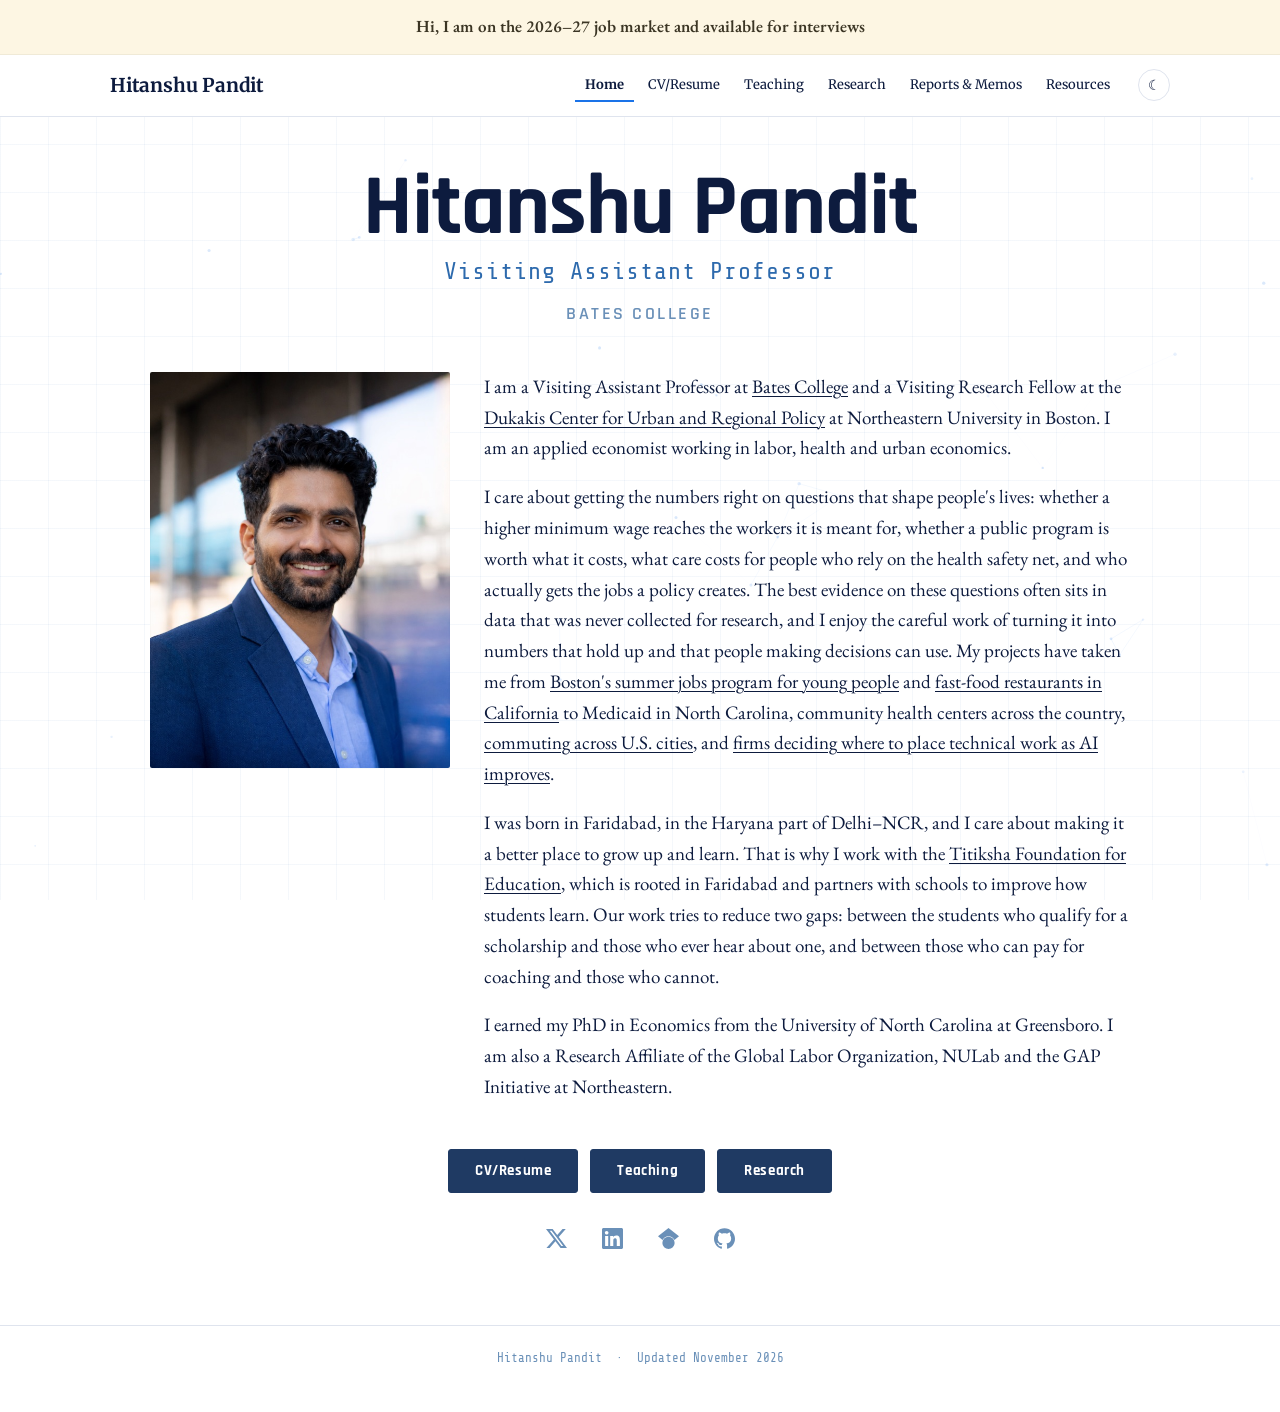
<file: index.html>
<!DOCTYPE html>
<html lang="en">
<head>
<meta charset="UTF-8"/>
<meta name="viewport" content="width=device-width, initial-scale=1.0"/>
<title>Hitanshu Pandit</title>
<meta name="description" content="Hitanshu Pandit is a labor economist at Bates College and Northeastern University working on wage policy, urban mobility and health economics."/>
<link rel="preconnect" href="https://fonts.googleapis.com"/>
<link rel="preconnect" href="https://fonts.gstatic.com" crossorigin/>
<link href="https://fonts.googleapis.com/css2?family=Rajdhani:wght@300;400;600;700&family=Share+Tech+Mono&family=Merriweather:wght@400;700;900&family=EB+Garamond:wght@400;500;600;700&display=swap" rel="stylesheet"/>
<link rel="stylesheet" href="assets/style.css"/>
<script src="assets/main.js"></script>
</head>
<body>

<canvas id="hero-canvas" aria-hidden="true"></canvas>
<div class="hero-grid" aria-hidden="true"></div>

<div class="strip">Hi, I am on the 2026&ndash;27 job market and available for interviews</div>

<header class="topbar">
  <div class="topbar-inner">
    <a class="brand" href="index.html">Hitanshu Pandit</a>
    <nav class="nav">
      <a href="index.html" aria-current="page">Home</a>
      <a href="cv.html">CV/Resume</a>
      <a href="teaching.html">Teaching</a>
      <a href="research.html">Research</a>
      <a href="reports.html">Reports &amp; Memos</a>
      <a href="resources.html">Resources</a>
    </nav>
    <button class="theme-toggle" type="button" aria-label="Switch theme">☾</button>
  </div>
</header>

<section class="hero">
  <h1>Hitanshu Pandit</h1>
  <p class="role">Visiting Assistant Professor</p>
  <p class="org">Bates College</p>
</section>

<main>
  <div class="wrap wide">
    <div class="intro">
      <div class="intro-photo">
        <img class="portrait" src="assets/img/headshot.jpg" alt="Hitanshu Pandit"/>
      </div>
      <div class="intro-text">

    <p>
      I am a Visiting Assistant Professor at <a href="https://www.bates.edu/economics/faculty/">Bates College</a>
      and a Visiting Research Fellow at the
      <a href="https://c2c.provost.northeastern.edu/about/">Dukakis Center for Urban and Regional Policy</a>
      at Northeastern University in Boston. I am an applied economist working in labor, health and
      urban economics.
    </p>

    <p>
      I care about getting the numbers right on questions that shape people's lives: whether a higher
      minimum wage reaches the workers it is meant for, whether a public program is worth what it costs,
      what care costs for people who rely on the health safety net, and who actually gets the jobs a
      policy creates. The best evidence on these questions often sits in data that was never collected
      for research, and I enjoy the careful work of turning it into numbers that hold up and that people
      making decisions can use. My projects have taken me from
      <a href="https://www.econstor.eu/bitstream/10419/314634/1/dp17737.pdf">Boston's summer jobs program for young people</a>
      and <a href="https://www.tandfonline.com/doi/full/10.1080/13504851.2026.2641130">fast-food restaurants in California</a>
      to Medicaid in North Carolina, community health centers across the country,
      <a href="https://www.tandfonline.com/doi/full/10.1080/13504851.2026.2702110">commuting across U.S. cities</a>,
      and <a href="https://hitanshupandit.github.io/hitanshupandit.com/JMP_hpandit2026.pdf">firms deciding where to place technical work as AI improves</a>.
    </p>

    <p>
      I was born in Faridabad, in the Haryana part of Delhi&ndash;NCR, and I care about making it a better
      place to grow up and learn. That is why I work with the
      <a href="https://thetitikshafoundation.org/">Titiksha Foundation for Education</a>, which is rooted in
      Faridabad and partners with schools to improve how students learn. Our work tries to reduce two
      gaps: between the students who qualify for a scholarship and those who ever hear about one, and
      between those who can pay for coaching and those who cannot.
    </p>

    <p>
      I earned my PhD in Economics from the University of North Carolina at Greensboro. I am also a
      Research Affiliate of the Global Labor Organization, NULab and the GAP Initiative at Northeastern.
    </p>
      </div>
    </div>


    <div class="buttons">
      <a class="btn" href="cv.html">CV/Resume</a>
      <a class="btn" href="teaching.html">Teaching</a>
      <a class="btn" href="research.html">Research</a>
    </div>

    <div class="socials">
      <a href="https://x.com/hitanshupandit" aria-label="X" title="X" rel="me noopener" target="_blank"><svg viewBox="0 0 24 24" aria-hidden="true"><path d="M18.901 1.153h3.68l-8.04 9.19L24 22.846h-7.406l-5.8-7.584-6.638 7.584H.474l8.6-9.83L0 1.154h7.594l5.243 6.932ZM17.61 20.644h2.039L6.486 3.24H4.298Z"/></svg></a>
      <a href="https://www.linkedin.com/in/hitanshu-pandit-ph-d-06749999/" aria-label="LinkedIn" title="LinkedIn" rel="me noopener" target="_blank"><svg viewBox="0 0 24 24" aria-hidden="true"><path d="M20.447 20.452h-3.554v-5.569c0-1.328-.027-3.037-1.852-3.037-1.853 0-2.136 1.445-2.136 2.939v5.667H9.351V9h3.414v1.561h.046c.477-.9 1.637-1.85 3.37-1.85 3.601 0 4.267 2.37 4.267 5.455v6.286zM5.337 7.433c-1.144 0-2.063-.926-2.063-2.065 0-1.138.92-2.063 2.063-2.063 1.14 0 2.064.925 2.064 2.063 0 1.139-.925 2.065-2.064 2.065zm1.782 13.019H3.555V9h3.564v11.452zM22.225 0H1.771C.792 0 0 .774 0 1.729v20.542C0 23.227.792 24 1.771 24h20.451C23.2 24 24 23.227 24 22.271V1.729C24 .774 23.2 0 22.222 0h.003z"/></svg></a>
      <a href="https://scholar.google.com/citations?user=Ego_ZykAAAAJ" aria-label="Google Scholar" title="Google Scholar" rel="me noopener" target="_blank"><svg viewBox="0 0 24 24" aria-hidden="true"><path d="M5.242 13.769L0 9.5 12 0l12 9.5-5.242 4.269C17.548 11.249 14.978 9.5 12 9.5c-2.977 0-5.548 1.748-6.758 4.269zM12 10a7 7 0 1 0 0 14 7 7 0 0 0 0-14z"/></svg></a>
      <a href="https://github.com/hitanshupandit" aria-label="GitHub" title="GitHub" rel="me noopener" target="_blank"><svg viewBox="0 0 24 24" aria-hidden="true"><path d="M12 .297c-6.63 0-12 5.373-12 12 0 5.303 3.438 9.8 8.205 11.385.6.113.82-.258.82-.577 0-.285-.01-1.04-.015-2.04-3.338.724-4.042-1.61-4.042-1.61C4.422 18.07 3.633 17.7 3.633 17.7c-1.087-.744.084-.729.084-.729 1.205.084 1.838 1.236 1.838 1.236 1.07 1.835 2.809 1.305 3.495.998.108-.776.417-1.305.76-1.605-2.665-.3-5.466-1.332-5.466-5.93 0-1.31.465-2.38 1.235-3.22-.135-.303-.54-1.523.105-3.176 0 0 1.005-.322 3.3 1.23.96-.267 1.98-.399 3-.405 1.02.006 2.04.138 3 .405 2.28-1.552 3.285-1.23 3.285-1.23.645 1.653.24 2.873.12 3.176.765.84 1.23 1.91 1.23 3.22 0 4.61-2.805 5.625-5.475 5.92.42.36.81 1.096.81 2.22 0 1.606-.015 2.896-.015 3.286 0 .315.21.69.825.57C20.565 22.092 24 17.592 24 12.297c0-6.627-5.373-12-12-12"/></svg></a>
    </div>

  </div>
</main>

<footer>
  <div class="wrap">
    Hitanshu Pandit &nbsp;·&nbsp; Updated November 2026
  </div>
</footer>

</body>
</html>
</file>
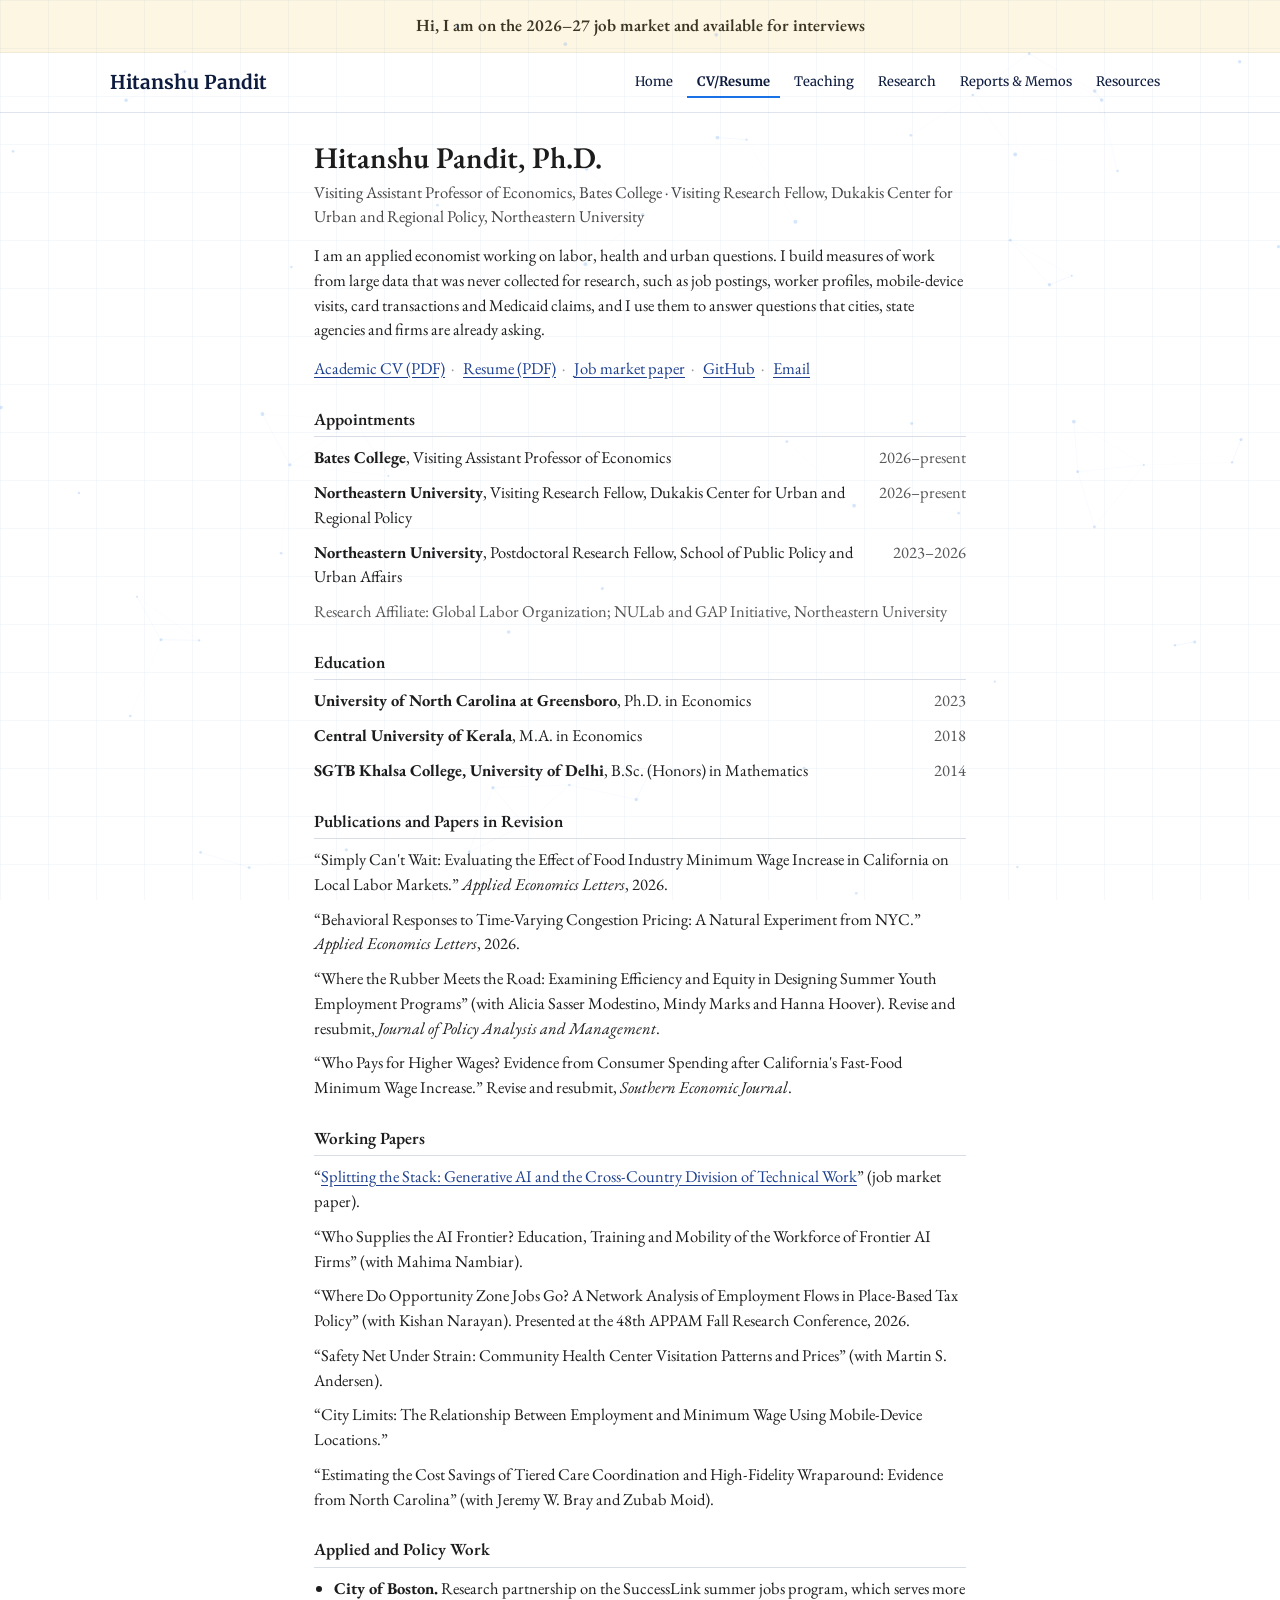
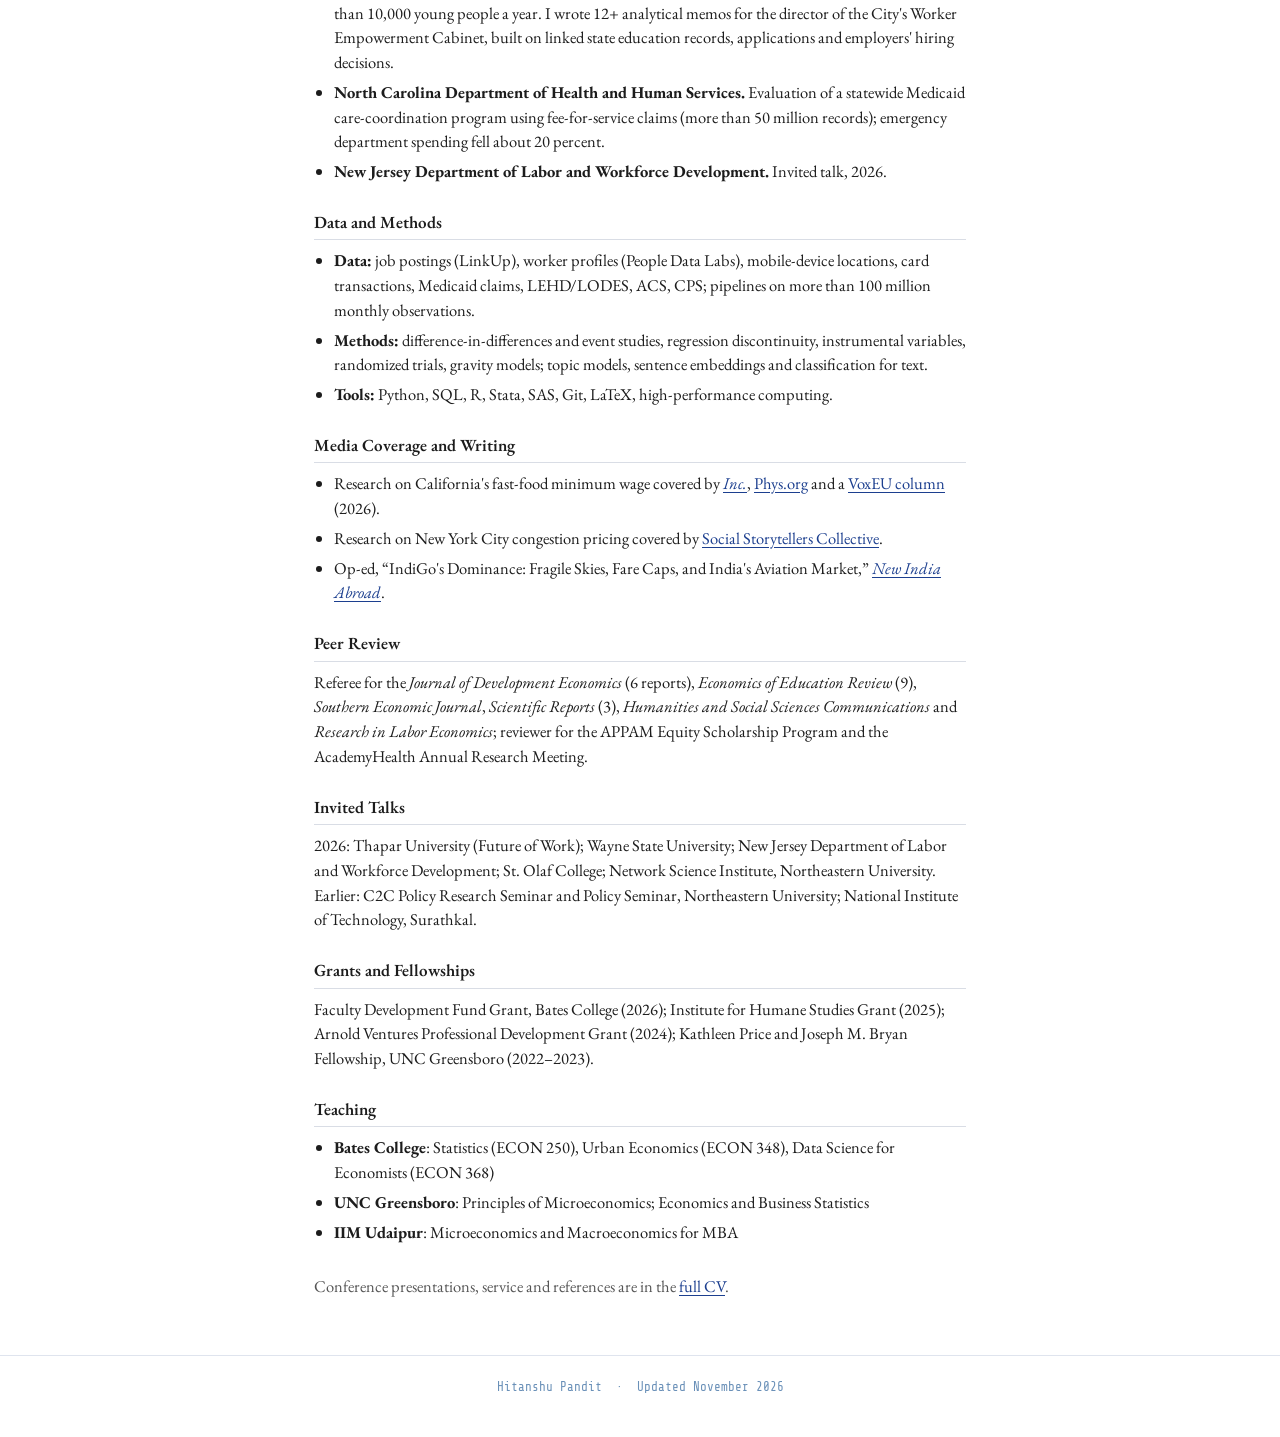
<file: cv.html>
<!DOCTYPE html>
<html lang="en">
<head>
<meta charset="UTF-8"/> 
<meta name="viewport" content="width=device-width, initial-scale=1.0"/>
<title>Hitanshu Pandit, CV</title>
<link href="https://fonts.googleapis.com/css2?family=EB+Garamond:ital,wght@0,400;0,600;1,400&display=swap" rel="stylesheet"/>
<style>
  *, *::before, *::after { box-sizing: border-box; margin: 0; padding: 0; }
  html, body { background: #ffffff; }
  body { font-family: 'EB Garamond', Georgia, serif; color: #1c1c1c; font-size: 19px; line-height: 1.55; }
  a { color: #1c3f8f; text-underline-offset: 3px; }
  #bg { position: fixed; inset: 0; width: 100%; height: 100%; z-index: 0; pointer-events: none; }
  .grid { position: fixed; inset: 0; z-index: 0; pointer-events: none;
    background-image: linear-gradient(rgba(17,82,166,.04) 1px, transparent 1px),
                      linear-gradient(90deg, rgba(17,82,166,.04) 1px, transparent 1px);
    background-size: 48px 48px; }
  .page { position: relative; z-index: 1; width: 680px; margin: 0; padding: 36px 24px 56px; }
  h1 { font-size: 34px; font-weight: 600; line-height: 1.15; }
  .role { color: #444; margin-top: 4px; }
  .intro { margin-top: 14px; }
  .links { margin-top: 14px; }
  .links a { margin-right: 4px; }
  .links span { color: #999; margin: 0 6px 0 2px; }
  h2 { font-size: 21px; font-weight: 600; margin: 30px 0 8px; padding-bottom: 4px; border-bottom: 1px solid #d9dde5; }
  .item { margin-bottom: 10px; }
  .row { display: flex; justify-content: space-between; gap: 16px; }
  .yr { white-space: nowrap; color: #555; }
  .note { color: #555; }
  ul { padding-left: 20px; }
  li { margin-bottom: 5px; }
  html, body { overflow: hidden; }
</style>
<link href="https://fonts.googleapis.com/css2?family=Merriweather:wght@400;700;900&family=EB+Garamond:wght@400;600&family=Share+Tech+Mono&display=swap" rel="stylesheet"/>

<style id="site-chrome">
  /* the embeds ship a script that zooms .page to fill a fixed-ratio iframe;
     as standalone pages that scales everything up, so neutralise it */
  .page { zoom: 1 !important; }

  /* the embed was sized for a narrow iframe; normalise type for a full page */
  body { font-size: 16.5px !important; line-height: 1.5 !important; }
  .page { width: min(700px, 100% - 96px) !important; padding-top: 28px !important; }
  .page h1 { font-size: 30px !important; }
  .page h2 { font-size: 17px !important; margin-top: 26px !important; }

  /* the embeds were sized for a fixed-width iframe; centre them as pages */
  .page { margin-left: auto !important; margin-right: auto !important;
          max-width: 100% !important; box-sizing: border-box; }
  @media (max-width: 620px) { .page { width: min(720px, 100% - 32px) !important; } }

  /* the embeds were built for a fixed-height iframe; let them scroll as pages */
  html, body { overflow: visible !important; height: auto !important; }

  .ssx-strip{background:#fdf6e3;color:#3b3524;text-align:center;padding:13px 20px;
    font-family:'EB Garamond',Georgia,serif;font-size:17px;font-weight:600;
    border-bottom:1px solid rgba(0,0,0,.05)}
  .ssx-bar{background:#fff;border-bottom:1px solid #dfe4ee}
  .ssx-bar-in{max-width:1100px;margin:0 auto;padding:14px 20px;display:flex;
    align-items:center;gap:18px;flex-wrap:wrap}
  .ssx-brand{font-family:'Merriweather',Georgia,serif;font-weight:700;font-size:19px;
    color:#0d1b3e;text-decoration:none;margin-right:auto;white-space:nowrap}
  .ssx-nav{display:flex;flex-wrap:wrap;gap:4px}
  .ssx-nav a{font-family:'Merriweather',Georgia,serif;font-size:13px;color:#0d1b3e;
    text-decoration:none;padding:5px 10px;white-space:nowrap}
  .ssx-nav a:hover{color:#1a73e8}
  .ssx-nav a[aria-current="page"]{font-weight:700;border-bottom:2px solid #1a73e8}
  .ssx-foot{border-top:1px solid #dfe4ee;padding:22px 0 40px;text-align:center;
    font-family:'Share Tech Mono',monospace;font-size:12.5px;color:#6a90b8}
</style>
</head>
<body>
<div class="ssx-strip">Hi, I am on the 2026&ndash;27 job market and available for interviews</div>
<div class="ssx-bar"><div class="ssx-bar-in"><a class="ssx-brand" href="index.html">Hitanshu Pandit</a><nav class="ssx-nav"><a href="index.html">Home</a><a href="cv.html" aria-current="page">CV/Resume</a><a href="teaching.html">Teaching</a><a href="research.html">Research</a><a href="reports.html">Reports &amp; Memos</a><a href="resources.html">Resources</a></nav></div></div>

<canvas id="bg"></canvas>
<div class="grid"></div>
<main class="page">

  <h1>Hitanshu Pandit, Ph.D.</h1>
  <div class="role">Visiting Assistant Professor of Economics, Bates College · Visiting Research Fellow, Dukakis Center for Urban and Regional Policy, Northeastern University</div>
  <p class="intro">I am an applied economist working on labor, health and urban questions. I build measures of work from large data that was never collected for research, such as job postings, worker profiles, mobile-device visits, card transactions and Medicaid claims, and I use them to answer questions that cities, state agencies and firms are already asking.</p>
  <p class="links">
    <a href="https://hitanshupandit.github.io/hitanshupandit.com/cv_hpandit.pdf" target="_blank" rel="noopener">Academic CV (PDF)</a><span>·</span>
    <a href="https://hitanshupandit.github.io/hitanshupandit.com/resume_hpandit.pdf" target="_blank" rel="noopener">Resume (PDF)</a><span>·</span>
    <a href="https://hitanshupandit.github.io/hitanshupandit.com/JMP_hpandit2026.pdf" target="_blank" rel="noopener">Job market paper</a><span>·</span>
    <a href="https://github.com/hitanshupandit" target="_blank" rel="noopener">GitHub</a><span>·</span>
    <a href="mailto:drhitanshupandit@gmail.com">Email</a>
  </p>

  <h2>Appointments</h2>
  <div class="item"><div class="row"><span><b>Bates College</b>, Visiting Assistant Professor of Economics</span><span class="yr">2026–present</span></div></div>
  <div class="item"><div class="row"><span><b>Northeastern University</b>, Visiting Research Fellow, Dukakis Center for Urban and Regional Policy</span><span class="yr">2026–present</span></div></div>
  <div class="item"><div class="row"><span><b>Northeastern University</b>, Postdoctoral Research Fellow, School of Public Policy and Urban Affairs</span><span class="yr">2023–2026</span></div></div>
  <div class="item note">Research Affiliate: Global Labor Organization; NULab and GAP Initiative, Northeastern University</div>

  <h2>Education</h2>
  <div class="item"><div class="row"><span><b>University of North Carolina at Greensboro</b>, Ph.D. in Economics</span><span class="yr">2023</span></div></div>
  <div class="item"><div class="row"><span><b>Central University of Kerala</b>, M.A. in Economics</span><span class="yr">2018</span></div></div>
  <div class="item"><div class="row"><span><b>SGTB Khalsa College, University of Delhi</b>, B.Sc. (Honors) in Mathematics</span><span class="yr">2014</span></div></div>

  <h2>Publications and Papers in Revision</h2>
  <div class="item">“Simply Can't Wait: Evaluating the Effect of Food Industry Minimum Wage Increase in California on Local Labor Markets.” <i>Applied Economics Letters</i>, 2026.</div>
  <div class="item">“Behavioral Responses to Time-Varying Congestion Pricing: A Natural Experiment from NYC.” <i>Applied Economics Letters</i>, 2026.</div>
  <div class="item">“Where the Rubber Meets the Road: Examining Efficiency and Equity in Designing Summer Youth Employment Programs” (with Alicia Sasser Modestino, Mindy Marks and Hanna Hoover). Revise and resubmit, <i>Journal of Policy Analysis and Management</i>.</div>
  <div class="item">“Who Pays for Higher Wages? Evidence from Consumer Spending after California's Fast-Food Minimum Wage Increase.” Revise and resubmit, <i>Southern Economic Journal</i>.</div>

  <h2>Working Papers</h2>
  <div class="item">“<a href="https://hitanshupandit.github.io/hitanshupandit.com/JMP_hpandit2026.pdf" target="_blank" rel="noopener">Splitting the Stack: Generative AI and the Cross-Country Division of Technical Work</a>” (job market paper).</div>
  <div class="item">“Who Supplies the AI Frontier? Education, Training and Mobility of the Workforce of Frontier AI Firms” (with Mahima Nambiar).</div>
  <div class="item">“Where Do Opportunity Zone Jobs Go? A Network Analysis of Employment Flows in Place-Based Tax Policy” (with Kishan Narayan). Presented at the 48th APPAM Fall Research Conference, 2026.</div>
  <div class="item">“Safety Net Under Strain: Community Health Center Visitation Patterns and Prices” (with Martin S. Andersen).</div>
  <div class="item">“City Limits: The Relationship Between Employment and Minimum Wage Using Mobile-Device Locations.”</div>
  <div class="item">“Estimating the Cost Savings of Tiered Care Coordination and High-Fidelity Wraparound: Evidence from North Carolina” (with Jeremy W. Bray and Zubab Moid).</div>

  <h2>Applied and Policy Work</h2>
  <ul>
    <li><b>City of Boston.</b> Research partnership on the SuccessLink summer jobs program, which serves more than 10,000 young people a year. I wrote 12+ analytical memos for the director of the City's Worker Empowerment Cabinet, built on linked state education records, applications and employers' hiring decisions.</li>
    <li><b>North Carolina Department of Health and Human Services.</b> Evaluation of a statewide Medicaid care-coordination program using fee-for-service claims (more than 50 million records); emergency department spending fell about 20 percent.</li>
    <li><b>New Jersey Department of Labor and Workforce Development.</b> Invited talk, 2026.</li>
  </ul>

  <h2>Data and Methods</h2>
  <ul>
    <li><b>Data:</b> job postings (LinkUp), worker profiles (People Data Labs), mobile-device locations, card transactions, Medicaid claims, LEHD/LODES, ACS, CPS; pipelines on more than 100 million monthly observations.</li>
    <li><b>Methods:</b> difference-in-differences and event studies, regression discontinuity, instrumental variables, randomized trials, gravity models; topic models, sentence embeddings and classification for text.</li>
    <li><b>Tools:</b> Python, SQL, R, Stata, SAS, Git, LaTeX, high-performance computing.</li>
  </ul>

  <h2>Media Coverage and Writing</h2>
  <ul>
    <li>Research on California's fast-food minimum wage covered by <a href="https://www.inc.com/kit-eaton/heres-how-californias-fast-food-minimum-wage-hike-changed-employers-habits/91343142" target="_blank" rel="noopener"><i>Inc.</i></a>, <a href="https://phys.org/news/2026-04-fast-food-pay-california.html" target="_blank" rel="noopener">Phys.org</a> and a <a href="https://cepr.org/voxeu/columns/establishment-level-evidence-californias-fast-food-minimum-wage" target="_blank" rel="noopener">VoxEU column</a> (2026).</li>
    <li>Research on New York City congestion pricing covered by <a href="https://socialstorytellerscollective.com/new-york-put-the-same-price-on-four-hours-people-only-changed-their-plans-twice/" target="_blank" rel="noopener">Social Storytellers Collective</a>.</li>
    <li>Op-ed, “IndiGo's Dominance: Fragile Skies, Fare Caps, and India's Aviation Market,” <a href="https://www.newindiaabroad.com/english/opinion/indias-skies-were-already-sick-before-the-war-arrived" target="_blank" rel="noopener"><i>New India Abroad</i></a>.</li>
  </ul>

  <h2>Peer Review</h2>
  <div class="item">Referee for the <i>Journal of Development Economics</i> (6 reports), <i>Economics of Education Review</i> (9), <i>Southern Economic Journal</i>, <i>Scientific Reports</i> (3), <i>Humanities and Social Sciences Communications</i> and <i>Research in Labor Economics</i>; reviewer for the APPAM Equity Scholarship Program and the AcademyHealth Annual Research Meeting.</div>

  <h2>Invited Talks</h2>
  <div class="item">2026: Thapar University (Future of Work); Wayne State University; New Jersey Department of Labor and Workforce Development; St. Olaf College; Network Science Institute, Northeastern University. Earlier: C2C Policy Research Seminar and Policy Seminar, Northeastern University; National Institute of Technology, Surathkal.</div>

  <h2>Grants and Fellowships</h2>
  <div class="item">Faculty Development Fund Grant, Bates College (2026); Institute for Humane Studies Grant (2025); Arnold Ventures Professional Development Grant (2024); Kathleen Price and Joseph M. Bryan Fellowship, UNC Greensboro (2022–2023).</div>

  <h2>Teaching</h2>
  <ul>
    <li><b>Bates College</b>: Statistics (ECON 250), Urban Economics (ECON 348), Data Science for Economists (ECON 368)</li>
    <li><b>UNC Greensboro</b>: Principles of Microeconomics; Economics and Business Statistics</li>
    <li><b>IIM Udaipur</b>: Microeconomics and Macroeconomics for MBA</li>
  </ul>

  <p class="note" style="margin-top:30px">Conference presentations, service and references are in the <a href="https://hitanshupandit.github.io/hitanshupandit.com/cv_hpandit.pdf" target="_blank" rel="noopener">full CV</a>.</p>
</main>
<script>
  // Google Sites keeps an embed's width-to-height ratio fixed, so the page is laid
  // out at 680px and scaled to the box width; it then fills the box at any size.
  (function () {
    var page = document.querySelector('.page');
    function fit() { page.style.zoom = innerWidth / 680; }
    fit(); addEventListener('resize', fit);
  })();
</script>
<script>
  const c = document.getElementById('bg'), x = c.getContext('2d');
  const still = window.matchMedia && matchMedia('(prefers-reduced-motion: reduce)').matches;
  let W, H, P = [];
  const r = (a, b) => Math.random() * (b - a) + a;
  function size() { W = c.width = innerWidth; H = c.height = innerHeight;
    P = Array.from({ length: Math.min(90, Math.floor(W * H / 18000)) }, () => ({ x: r(0, W), y: r(0, H), vx: r(-.2, .2), vy: r(-.2, .2), s: r(1, 2) })); }
  function draw() {
    x.clearRect(0, 0, W, H);
    for (let i = 0; i < P.length; i++) {
      const p = P[i];
      if (!still) { p.x = (p.x + p.vx + W) % W; p.y = (p.y + p.vy + H) % H; }
      x.beginPath(); x.arc(p.x, p.y, p.s, 0, 6.283); x.fillStyle = 'rgba(26,115,232,.18)'; x.fill();
      for (let j = i + 1; j < P.length; j++) {
        const q = P[j], d = Math.hypot(p.x - q.x, p.y - q.y);
        if (d < 120) { x.beginPath(); x.moveTo(p.x, p.y); x.lineTo(q.x, q.y);
          x.strokeStyle = `rgba(26,115,232,${(1 - d / 120) * .08})`; x.lineWidth = .8; x.stroke(); }
      }
    }
    if (!still) requestAnimationFrame(draw);
  }
  addEventListener('resize', () => { size(); if (still) draw(); });
  size(); draw();
</script>
<style>
@media (pointer: fine) {
  html.hp-cat-on, html.hp-cat-on body, html.hp-cat-on body * { cursor: none !important; }
  html.hp-cat-on a, html.hp-cat-on a *, html.hp-cat-on button, html.hp-cat-on button *, html.hp-cat-on summary, html.hp-cat-on label { cursor: url("[data-uri]") 16 4, pointer !important; }
}
#hp-cat { position: fixed; left: 0; top: 0; width: 56px; height: 34px; z-index: 2147483647; pointer-events: none; display: none; will-change: transform; }
html.hp-cat-on #hp-cat { display: block; }
#hp-cat svg { width: 56px; height: 34px; display: block; overflow: visible; filter: drop-shadow(0 0 1px #fff) drop-shadow(0 0 1px #fff) drop-shadow(0 1px 1.5px rgba(0,0,0,.35)); transition: transform .12s ease-out; transform-origin: 50% 50%; }
#hp-cat.left svg { transform: scaleX(-1); }
#hp-cat.link, #hp-cat.out { visibility: hidden; }
#hp-cat .lg { transform-box: fill-box; transform-origin: top center; }
#hp-cat .tl { transform-box: fill-box; transform-origin: 100% 100%; }
#hp-cat.walk .lg.a { animation: hpstep .28s ease-in-out infinite alternate; }
#hp-cat.walk .lg.b { animation: hpstep .28s ease-in-out infinite alternate-reverse; }
#hp-cat.walk .tl { animation: hpwag .5s ease-in-out infinite alternate; }
@keyframes hpstep { from { transform: rotate(22deg); } to { transform: rotate(-22deg); } }
@keyframes hpwag { from { transform: rotate(-10deg); } to { transform: rotate(14deg); } }
@media (prefers-reduced-motion: reduce) { #hp-cat.walk .lg.a, #hp-cat.walk .lg.b, #hp-cat.walk .tl { animation: none; } }
#hp-face { position: fixed; left: 0; top: 0; width: 150px; height: 140px; z-index: 2147483647; pointer-events: none; opacity: 0; transform: scale(.6); transition: opacity .35s ease, transform .35s ease; }
#hp-face svg { width: 150px; height: 140px; display: block; overflow: visible; filter: drop-shadow(0 2px 4px rgba(0,0,0,.25)); }
html.hp-idle #hp-face { opacity: 1; transform: scale(1); }
html.hp-idle #hp-cat { visibility: hidden; }
#hp-face .eye { transform-box: fill-box; transform-origin: center; animation: hpblink 4s infinite; }
@keyframes hpblink { 0%, 90%, 100% { transform: scaleY(1); } 94% { transform: scaleY(.08); } }
@media (prefers-reduced-motion: reduce) { #hp-face .eye { animation: none; } #hp-face { transition: none; } }
@media print { #hp-cat, #hp-face { display: none !important; } }
</style>
<script>
(function () {
  if (!window.matchMedia || !matchMedia('(pointer: fine)').matches) return;
  if (document.getElementById('hp-cat')) return;
  var cat = document.createElement('div');
  cat.id = 'hp-cat';
  cat.className = 'out';
  cat.innerHTML = '<svg viewBox="0 0 120 72" aria-hidden="true"><g fill="#2f2f2f"><path class="tl" d="M28 34 C12 33 6 18 13 7 C15 4 19 5 18 9 C14 17 17 27 30 29 Z"/><rect class="lg b" x="32" y="40" width="8" height="27" rx="4"/><rect class="lg a" x="72" y="40" width="8" height="27" rx="4"/><ellipse cx="56" cy="38" rx="31" ry="14"/><rect class="lg a" x="42" y="42" width="8" height="27" rx="4"/><rect class="lg b" x="82" y="42" width="8" height="27" rx="4"/><path d="M80 34 C82 26 86 22 90 22 L92 14 Z"/><circle cx="96" cy="27" r="12.5"/><path d="M86 20 L88 6 L97 15 Z"/><path d="M97 15 L105 5 L107 20 Z"/></g><circle cx="101" cy="24" r="2.6" fill="#f2d16b"/><path d="M108.5 27.5 L106 29.5 L108.5 31 Z" fill="#f4a3b4"/><path d="M103 30 L117 28 M103 32 L117 34" stroke="#9a9a9a" stroke-width="1" stroke-linecap="round"/></svg>';
  document.body.appendChild(cat);
  document.documentElement.classList.add('hp-cat-on');
  var face = document.createElement('div');
  face.id = 'hp-face';
  face.innerHTML = '<svg viewBox="0 0 150 140" aria-hidden="true"><path d="M22 62 L18 6 L62 34 Z M128 62 L132 6 L88 34 Z" fill="#2f2f2f"/><path d="M28 50 L26 20 L50 36 Z M122 50 L124 20 L100 36 Z" fill="#f4a3b4"/><ellipse cx="75" cy="80" rx="62" ry="54" fill="#2f2f2f"/><g class="eye"><ellipse cx="50" cy="74" rx="13" ry="15" fill="#f2d16b"/><ellipse cx="50" cy="75" rx="4" ry="11" fill="#1a1a1a"/><circle cx="54" cy="69" r="2.6" fill="#fff"/></g><g class="eye"><ellipse cx="100" cy="74" rx="13" ry="15" fill="#f2d16b"/><ellipse cx="100" cy="75" rx="4" ry="11" fill="#1a1a1a"/><circle cx="104" cy="69" r="2.6" fill="#fff"/></g><path d="M69 96 L81 96 L75 103 Z" fill="#f4a3b4"/><path d="M75 103 Q75 110 67 111 M75 103 Q75 110 83 111" stroke="#9a9a9a" stroke-width="1.6" fill="none" stroke-linecap="round"/><path d="M58 100 L20 94 M58 105 L20 108 M92 100 L130 94 M92 105 L130 108" stroke="#bdbdbd" stroke-width="1.4" stroke-linecap="round"/></svg>';
  document.body.appendChild(face);
  var idleTimer = null, lastY = null;
  function showFace() {
    if (cat.classList.contains('out') || lastX === null) return;
    var fx = Math.min(Math.max(lastX - 75, 4), innerWidth - 154);
    var fy = Math.min(Math.max(lastY - 70, 4), innerHeight - 144);
    face.style.left = fx + 'px'; face.style.top = fy + 'px';
    document.documentElement.classList.add('hp-idle');
  }
  function wake() {
    document.documentElement.classList.remove('hp-idle');
    clearTimeout(idleTimer);
    idleTimer = setTimeout(showFace, 4000);
  }
  var NOSE_X = 108 * 56 / 120, NOSE_Y = 29 * 34 / 72, lastX = null, stopTimer = null;
  document.addEventListener('mousemove', function (e) {
    var x = e.clientX, y = e.clientY;
    if (lastX !== null && Math.abs(x - lastX) > 1) cat.classList.toggle('left', x < lastX);
    lastX = x; lastY = y;
    wake();
    var dx = cat.classList.contains('left') ? (56 - NOSE_X) : NOSE_X;
    cat.style.transform = 'translate(' + (x - dx) + 'px,' + (y - NOSE_Y) + 'px)';
    cat.classList.remove('out');
    cat.classList.toggle('link', !!(e.target.closest && e.target.closest('a, button, summary, label')));
    cat.classList.add('walk');
    clearTimeout(stopTimer);
    stopTimer = setTimeout(function () { cat.classList.remove('walk'); }, 160);
  }, { passive: true });
  document.documentElement.addEventListener('mouseleave', function () { cat.classList.add('out'); document.documentElement.classList.remove('hp-idle'); clearTimeout(idleTimer); });
  document.addEventListener('mousedown', wake, { passive: true });
  document.addEventListener('keydown', wake);
})();
</script>

<div class="ssx-foot">Hitanshu Pandit &nbsp;&middot;&nbsp; Updated November 2026</div>
<script>
/* belt-and-braces: some embeds lock scrolling for their iframe context */
(function(){function f(){['documentElement','body'].forEach(function(k){
  var e=document[k]; if(!e) return;
  e.style.setProperty('overflow','visible','important');
  e.style.setProperty('height','auto','important');});}
f(); document.addEventListener('DOMContentLoaded', f);})();
</script>
</body>
</html>
</file>
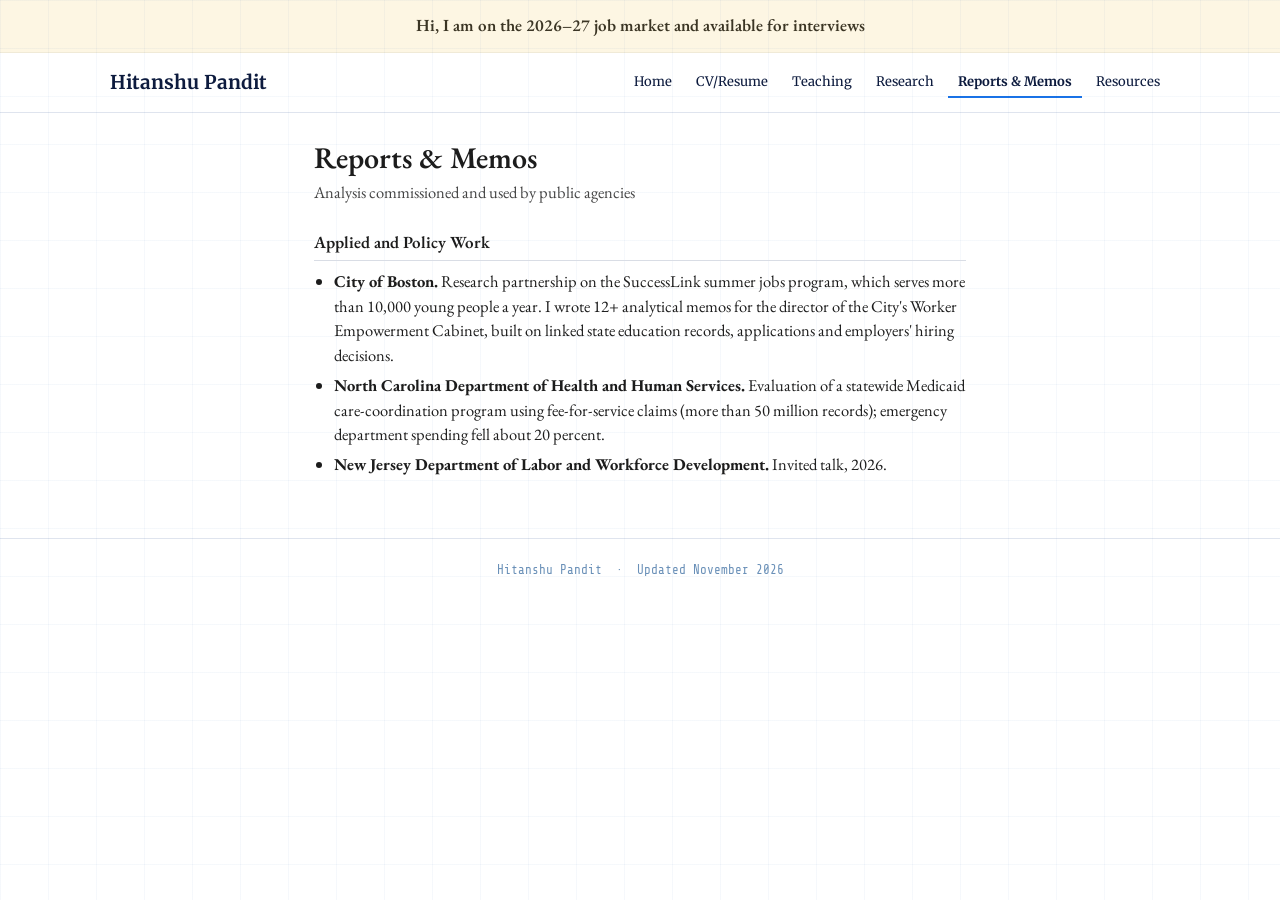
<file: reports.html>
<!DOCTYPE html>
<html lang="en">
<head>
<meta charset="UTF-8"/> 
<meta name="viewport" content="width=device-width, initial-scale=1.0"/>
<title>Reports &amp; Memos — Hitanshu Pandit</title>
<link href="https://fonts.googleapis.com/css2?family=EB+Garamond:ital,wght@0,400;0,600;1,400&display=swap" rel="stylesheet"/>
<style>
  *, *::before, *::after { box-sizing: border-box; margin: 0; padding: 0; }
  html, body { background: #ffffff; }
  body { font-family: 'EB Garamond', Georgia, serif; color: #1c1c1c; font-size: 19px; line-height: 1.55; }
  a { color: #1c3f8f; text-underline-offset: 3px; }
  #bg { position: fixed; inset: 0; width: 100%; height: 100%; z-index: 0; pointer-events: none; }
  .grid { position: fixed; inset: 0; z-index: 0; pointer-events: none;
    background-image: linear-gradient(rgba(17,82,166,.04) 1px, transparent 1px),
                      linear-gradient(90deg, rgba(17,82,166,.04) 1px, transparent 1px);
    background-size: 48px 48px; }
  .page { position: relative; z-index: 1; width: 680px; margin: 0; padding: 36px 24px 56px; }
  h1 { font-size: 34px; font-weight: 600; line-height: 1.15; }
  .role { color: #444; margin-top: 4px; }
  .intro { margin-top: 14px; }
  .links { margin-top: 14px; }
  .links a { margin-right: 4px; }
  .links span { color: #999; margin: 0 6px 0 2px; }
  h2 { font-size: 21px; font-weight: 600; margin: 30px 0 8px; padding-bottom: 4px; border-bottom: 1px solid #d9dde5; }
  .item { margin-bottom: 10px; }
  .row { display: flex; justify-content: space-between; gap: 16px; }
  .yr { white-space: nowrap; color: #555; }
  .note { color: #555; }
  ul { padding-left: 20px; }
  li { margin-bottom: 5px; }
  html, body { overflow: hidden; }
</style>
<link href="https://fonts.googleapis.com/css2?family=Merriweather:wght@400;700;900&family=EB+Garamond:wght@400;600&family=Share+Tech+Mono&display=swap" rel="stylesheet"/>
<style id="site-chrome">
  /* the embeds ship a script that zooms .page to fill a fixed-ratio iframe;
     as standalone pages that scales everything up, so neutralise it */
  .page { zoom: 1 !important; }

  html, body { overflow: visible !important; height: auto !important; }
  body { font-size: 16.5px !important; line-height: 1.5 !important; }
  .page { width: min(700px, 100% - 96px) !important; padding-top: 28px !important;
          margin-left:auto !important; margin-right:auto !important;
          max-width:100% !important; box-sizing:border-box; }
  .page h1 { font-size: 30px !important; }
  .page h2 { font-size: 17px !important; margin-top: 26px !important; }
  @media (max-width: 620px) { .page { width: min(720px, 100% - 32px) !important; } }
  .ssx-strip{background:#fdf6e3;color:#3b3524;text-align:center;padding:13px 20px;
    font-family:'EB Garamond',Georgia,serif;font-size:17px;font-weight:600;
    border-bottom:1px solid rgba(0,0,0,.05)}
  .ssx-bar{background:#fff;border-bottom:1px solid #dfe4ee}
  .ssx-bar-in{max-width:1100px;margin:0 auto;padding:14px 20px;display:flex;
    align-items:center;gap:18px;flex-wrap:wrap}
  .ssx-brand{font-family:'Merriweather',Georgia,serif;font-weight:700;font-size:19px;
    color:#0d1b3e;text-decoration:none;margin-right:auto;white-space:nowrap}
  .ssx-nav{display:flex;flex-wrap:wrap;gap:4px}
  .ssx-nav a{font-family:'Merriweather',Georgia,serif;font-size:13px;color:#0d1b3e;
    text-decoration:none;padding:5px 10px;white-space:nowrap}
  .ssx-nav a:hover{color:#1a73e8}
  .ssx-nav a[aria-current="page"]{font-weight:700;border-bottom:2px solid #1a73e8}
  .ssx-foot{border-top:1px solid #dfe4ee;padding:22px 0 40px;text-align:center;
    font-family:'Share Tech Mono',monospace;font-size:12.5px;color:#6a90b8}
</style>
</head>
<body>
<div class="ssx-strip">Hi, I am on the 2026&ndash;27 job market and available for interviews</div>
<div class="ssx-bar"><div class="ssx-bar-in"><a class="ssx-brand" href="index.html">Hitanshu Pandit</a><nav class="ssx-nav"><a href="index.html">Home</a><a href="cv.html">CV/Resume</a><a href="teaching.html">Teaching</a><a href="research.html">Research</a><a href="reports.html" aria-current="page">Reports &amp; Memos</a><a href="resources.html">Resources</a></nav></div></div>

<div class="grid"></div>
<main class="page">
  <h1>Reports &amp; Memos</h1>
  <div class="role">Analysis commissioned and used by public agencies</div>
<h2>Applied and Policy Work</h2>
  <ul>
    <li><b>City of Boston.</b> Research partnership on the SuccessLink summer jobs program, which serves more than 10,000 young people a year. I wrote 12+ analytical memos for the director of the City's Worker Empowerment Cabinet, built on linked state education records, applications and employers' hiring decisions.</li>
    <li><b>North Carolina Department of Health and Human Services.</b> Evaluation of a statewide Medicaid care-coordination program using fee-for-service claims (more than 50 million records); emergency department spending fell about 20 percent.</li>
    <li><b>New Jersey Department of Labor and Workforce Development.</b> Invited talk, 2026.</li>
  </ul>

  </main>

<div class="ssx-foot">Hitanshu Pandit &nbsp;&middot;&nbsp; Updated November 2026</div>
<script>
(function(){function f(){['documentElement','body'].forEach(function(k){
  var e=document[k]; if(!e) return;
  e.style.setProperty('overflow','visible','important');
  e.style.setProperty('height','auto','important');});}
f(); document.addEventListener('DOMContentLoaded', f);})();
</script>
<style>
@media (pointer: fine) {
  html.hp-cat-on, html.hp-cat-on body, html.hp-cat-on body * { cursor: none !important; }
  html.hp-cat-on a, html.hp-cat-on a *, html.hp-cat-on button, html.hp-cat-on button *, html.hp-cat-on summary, html.hp-cat-on label { cursor: url("[data-uri]") 16 4, pointer !important; }
}
#hp-cat { position: fixed; left: 0; top: 0; width: 56px; height: 34px; z-index: 2147483647; pointer-events: none; display: none; will-change: transform; }
html.hp-cat-on #hp-cat { display: block; }
#hp-cat svg { width: 56px; height: 34px; display: block; overflow: visible; filter: drop-shadow(0 0 1px #fff) drop-shadow(0 0 1px #fff) drop-shadow(0 1px 1.5px rgba(0,0,0,.35)); transition: transform .12s ease-out; transform-origin: 50% 50%; }
#hp-cat.left svg { transform: scaleX(-1); }
#hp-cat.link, #hp-cat.out { visibility: hidden; }
#hp-cat .lg { transform-box: fill-box; transform-origin: top center; }
#hp-cat .tl { transform-box: fill-box; transform-origin: 100% 100%; }
#hp-cat.walk .lg.a { animation: hpstep .28s ease-in-out infinite alternate; }
#hp-cat.walk .lg.b { animation: hpstep .28s ease-in-out infinite alternate-reverse; }
#hp-cat.walk .tl { animation: hpwag .5s ease-in-out infinite alternate; }
@keyframes hpstep { from { transform: rotate(22deg); } to { transform: rotate(-22deg); } }
@keyframes hpwag { from { transform: rotate(-10deg); } to { transform: rotate(14deg); } }
@media (prefers-reduced-motion: reduce) { #hp-cat.walk .lg.a, #hp-cat.walk .lg.b, #hp-cat.walk .tl { animation: none; } }
#hp-face { position: fixed; left: 0; top: 0; width: 150px; height: 140px; z-index: 2147483647; pointer-events: none; opacity: 0; transform: scale(.6); transition: opacity .35s ease, transform .35s ease; }
#hp-face svg { width: 150px; height: 140px; display: block; overflow: visible; filter: drop-shadow(0 2px 4px rgba(0,0,0,.25)); }
html.hp-idle #hp-face { opacity: 1; transform: scale(1); }
html.hp-idle #hp-cat { visibility: hidden; }
#hp-face .eye { transform-box: fill-box; transform-origin: center; animation: hpblink 4s infinite; }
@keyframes hpblink { 0%, 90%, 100% { transform: scaleY(1); } 94% { transform: scaleY(.08); } }
@media (prefers-reduced-motion: reduce) { #hp-face .eye { animation: none; } #hp-face { transition: none; } }
@media print { #hp-cat, #hp-face { display: none !important; } }
</style>
<script>
(function () {
  if (!window.matchMedia || !matchMedia('(pointer: fine)').matches) return;
  if (document.getElementById('hp-cat')) return;
  var cat = document.createElement('div');
  cat.id = 'hp-cat';
  cat.className = 'out';
  cat.innerHTML = '<svg viewBox="0 0 120 72" aria-hidden="true"><g fill="#2f2f2f"><path class="tl" d="M28 34 C12 33 6 18 13 7 C15 4 19 5 18 9 C14 17 17 27 30 29 Z"/><rect class="lg b" x="32" y="40" width="8" height="27" rx="4"/><rect class="lg a" x="72" y="40" width="8" height="27" rx="4"/><ellipse cx="56" cy="38" rx="31" ry="14"/><rect class="lg a" x="42" y="42" width="8" height="27" rx="4"/><rect class="lg b" x="82" y="42" width="8" height="27" rx="4"/><path d="M80 34 C82 26 86 22 90 22 L92 14 Z"/><circle cx="96" cy="27" r="12.5"/><path d="M86 20 L88 6 L97 15 Z"/><path d="M97 15 L105 5 L107 20 Z"/></g><circle cx="101" cy="24" r="2.6" fill="#f2d16b"/><path d="M108.5 27.5 L106 29.5 L108.5 31 Z" fill="#f4a3b4"/><path d="M103 30 L117 28 M103 32 L117 34" stroke="#9a9a9a" stroke-width="1" stroke-linecap="round"/></svg>';
  document.body.appendChild(cat);
  document.documentElement.classList.add('hp-cat-on');
  var face = document.createElement('div');
  face.id = 'hp-face';
  face.innerHTML = '<svg viewBox="0 0 150 140" aria-hidden="true"><path d="M22 62 L18 6 L62 34 Z M128 62 L132 6 L88 34 Z" fill="#2f2f2f"/><path d="M28 50 L26 20 L50 36 Z M122 50 L124 20 L100 36 Z" fill="#f4a3b4"/><ellipse cx="75" cy="80" rx="62" ry="54" fill="#2f2f2f"/><g class="eye"><ellipse cx="50" cy="74" rx="13" ry="15" fill="#f2d16b"/><ellipse cx="50" cy="75" rx="4" ry="11" fill="#1a1a1a"/><circle cx="54" cy="69" r="2.6" fill="#fff"/></g><g class="eye"><ellipse cx="100" cy="74" rx="13" ry="15" fill="#f2d16b"/><ellipse cx="100" cy="75" rx="4" ry="11" fill="#1a1a1a"/><circle cx="104" cy="69" r="2.6" fill="#fff"/></g><path d="M69 96 L81 96 L75 103 Z" fill="#f4a3b4"/><path d="M75 103 Q75 110 67 111 M75 103 Q75 110 83 111" stroke="#9a9a9a" stroke-width="1.6" fill="none" stroke-linecap="round"/><path d="M58 100 L20 94 M58 105 L20 108 M92 100 L130 94 M92 105 L130 108" stroke="#bdbdbd" stroke-width="1.4" stroke-linecap="round"/></svg>';
  document.body.appendChild(face);
  var idleTimer = null, lastY = null;
  function showFace() {
    if (cat.classList.contains('out') || lastX === null) return;
    var fx = Math.min(Math.max(lastX - 75, 4), innerWidth - 154);
    var fy = Math.min(Math.max(lastY - 70, 4), innerHeight - 144);
    face.style.left = fx + 'px'; face.style.top = fy + 'px';
    document.documentElement.classList.add('hp-idle');
  }
  function wake() {
    document.documentElement.classList.remove('hp-idle');
    clearTimeout(idleTimer);
    idleTimer = setTimeout(showFace, 4000);
  }
  var NOSE_X = 108 * 56 / 120, NOSE_Y = 29 * 34 / 72, lastX = null, stopTimer = null;
  document.addEventListener('mousemove', function (e) {
    var x = e.clientX, y = e.clientY;
    if (lastX !== null && Math.abs(x - lastX) > 1) cat.classList.toggle('left', x < lastX);
    lastX = x; lastY = y;
    wake();
    var dx = cat.classList.contains('left') ? (56 - NOSE_X) : NOSE_X;
    cat.style.transform = 'translate(' + (x - dx) + 'px,' + (y - NOSE_Y) + 'px)';
    cat.classList.remove('out');
    cat.classList.toggle('link', !!(e.target.closest && e.target.closest('a, button, summary, label')));
    cat.classList.add('walk');
    clearTimeout(stopTimer);
    stopTimer = setTimeout(function () { cat.classList.remove('walk'); }, 160);
  }, { passive: true });
  document.documentElement.addEventListener('mouseleave', function () { cat.classList.add('out'); document.documentElement.classList.remove('hp-idle'); clearTimeout(idleTimer); });
  document.addEventListener('mousedown', wake, { passive: true });
  document.addEventListener('keydown', wake);
})();
</script>
</body>
</html>
</file>
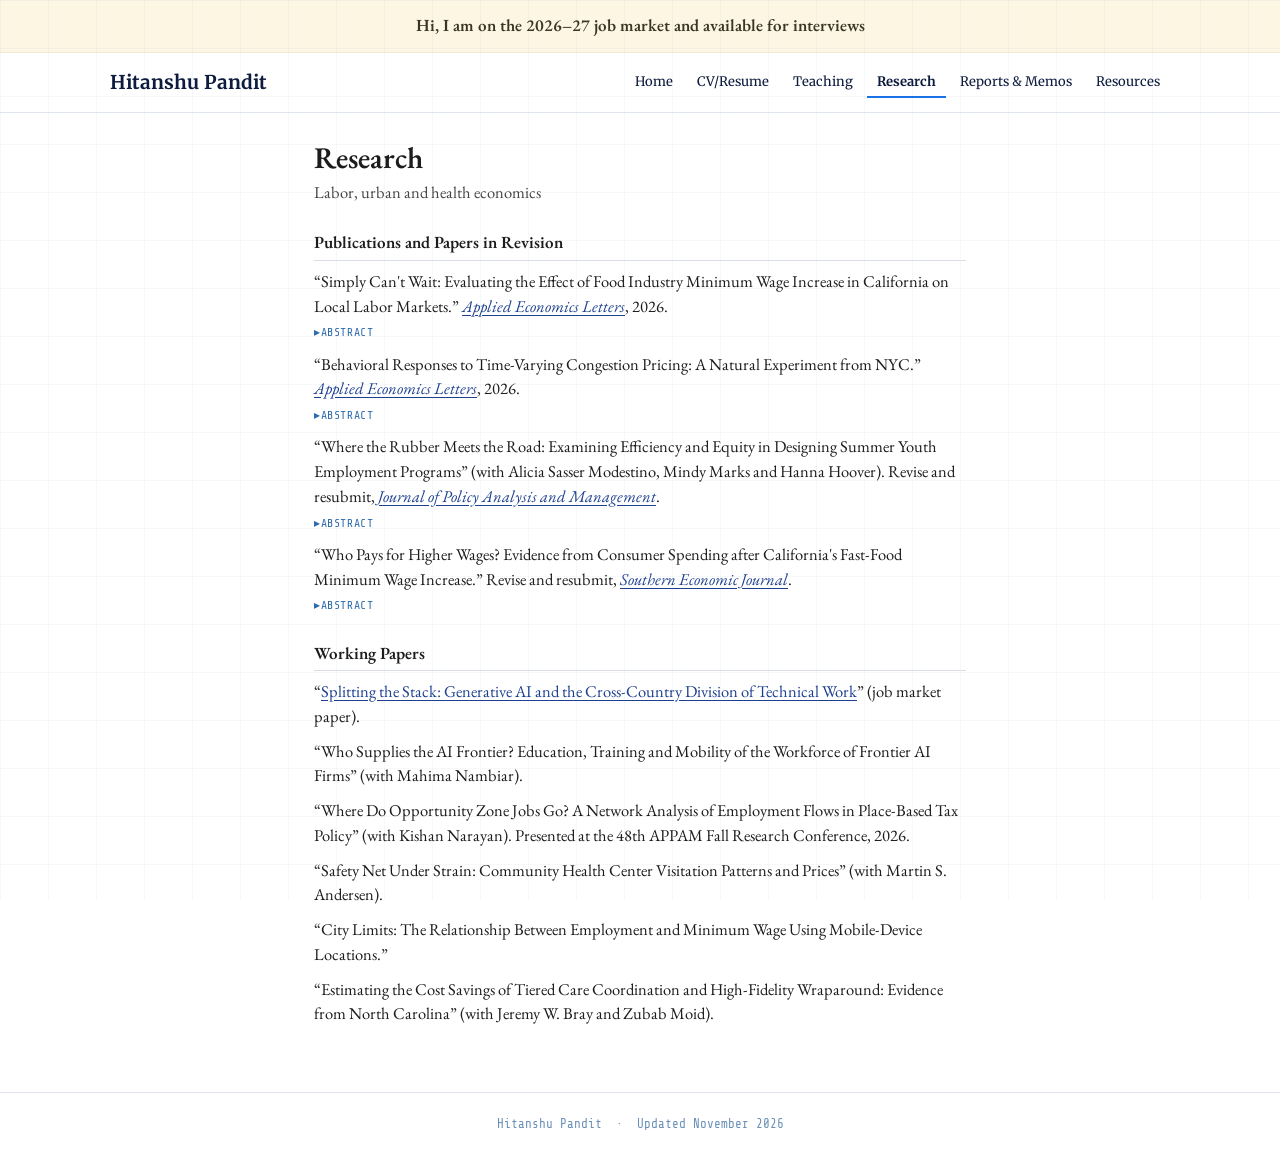
<file: research.html>
<!DOCTYPE html>
<html lang="en">
<head>
<meta charset="UTF-8"/> 
<meta name="viewport" content="width=device-width, initial-scale=1.0"/>
<title>Research — Hitanshu Pandit</title>
<link href="https://fonts.googleapis.com/css2?family=EB+Garamond:ital,wght@0,400;0,600;1,400&display=swap" rel="stylesheet"/>
<style>
  *, *::before, *::after { box-sizing: border-box; margin: 0; padding: 0; }
  html, body { background: #ffffff; }
  body { font-family: 'EB Garamond', Georgia, serif; color: #1c1c1c; font-size: 19px; line-height: 1.55; }
  a { color: #1c3f8f; text-underline-offset: 3px; }
  #bg { position: fixed; inset: 0; width: 100%; height: 100%; z-index: 0; pointer-events: none; }
  .grid { position: fixed; inset: 0; z-index: 0; pointer-events: none;
    background-image: linear-gradient(rgba(17,82,166,.04) 1px, transparent 1px),
                      linear-gradient(90deg, rgba(17,82,166,.04) 1px, transparent 1px);
    background-size: 48px 48px; }
  .page { position: relative; z-index: 1; width: 680px; margin: 0; padding: 36px 24px 56px; }
  h1 { font-size: 34px; font-weight: 600; line-height: 1.15; }
  .role { color: #444; margin-top: 4px; }
  .intro { margin-top: 14px; }
  .links { margin-top: 14px; }
  .links a { margin-right: 4px; }
  .links span { color: #999; margin: 0 6px 0 2px; }
  h2 { font-size: 21px; font-weight: 600; margin: 30px 0 8px; padding-bottom: 4px; border-bottom: 1px solid #d9dde5; }
  .item { margin-bottom: 10px; }
  .row { display: flex; justify-content: space-between; gap: 16px; }
  .yr { white-space: nowrap; color: #555; }
  .note { color: #555; }
  ul { padding-left: 20px; }
  li { margin-bottom: 5px; }
  html, body { overflow: hidden; }
</style>
<link href="https://fonts.googleapis.com/css2?family=Merriweather:wght@400;700;900&family=EB+Garamond:wght@400;600&family=Share+Tech+Mono&display=swap" rel="stylesheet"/>
<style id="site-chrome">

  /* the embeds ship a script that zooms .page to fill a fixed-ratio iframe;
     as standalone pages that scales everything up, so neutralise it */
  .page { zoom: 1 !important; }

  details.abs { margin: 6px 0 0; }
  details.abs > summary {
    cursor: pointer; list-style: none; width: fit-content;
    font-family: 'Share Tech Mono', monospace; font-size: 11.5px;
    letter-spacing: .6px; text-transform: uppercase; color: #2d6aad;
  }
  details.abs > summary::-webkit-details-marker { display: none; }
  details.abs > summary::before { content: '\25B8 '; display: inline-block;
    transition: transform .15s ease; }
  details.abs[open] > summary::before { transform: rotate(90deg); }
  details.abs[open] > summary { margin-bottom: 6px; }
  details.abs p { margin: 0; font-size: 15.5px; line-height: 1.55;
    color: #3a3a3a; border-left: 2px solid #e0e5ef; padding-left: 14px; }

  /* the embed was sized for a narrow iframe; normalise type for a full page */
  body { font-size: 16.5px !important; line-height: 1.5 !important; }
  .page { width: min(700px, 100% - 96px) !important; padding-top: 28px !important; }
  .page h1 { font-size: 30px !important; }
  .page h2 { font-size: 17px !important; margin-top: 26px !important; }

  /* the embeds were sized for a fixed-width iframe; centre them as pages */
  .page { margin-left: auto !important; margin-right: auto !important;
          max-width: 100% !important; box-sizing: border-box; }
  @media (max-width: 620px) { .page { width: min(720px, 100% - 32px) !important; } }

  html, body { overflow: visible !important; height: auto !important; }
  .ssx-strip{background:#fdf6e3;color:#3b3524;text-align:center;padding:13px 20px;
    font-family:'EB Garamond',Georgia,serif;font-size:17px;font-weight:600;
    border-bottom:1px solid rgba(0,0,0,.05)}
  .ssx-bar{background:#fff;border-bottom:1px solid #dfe4ee}
  .ssx-bar-in{max-width:1100px;margin:0 auto;padding:14px 20px;display:flex;
    align-items:center;gap:18px;flex-wrap:wrap}
  .ssx-brand{font-family:'Merriweather',Georgia,serif;font-weight:700;font-size:19px;
    color:#0d1b3e;text-decoration:none;margin-right:auto;white-space:nowrap}
  .ssx-nav{display:flex;flex-wrap:wrap;gap:4px}
  .ssx-nav a{font-family:'Merriweather',Georgia,serif;font-size:13px;color:#0d1b3e;
    text-decoration:none;padding:5px 10px;white-space:nowrap}
  .ssx-nav a:hover{color:#1a73e8}
  .ssx-nav a[aria-current="page"]{font-weight:700;border-bottom:2px solid #1a73e8}
  .ssx-foot{border-top:1px solid #dfe4ee;padding:22px 0 40px;text-align:center;
    font-family:'Share Tech Mono',monospace;font-size:12.5px;color:#6a90b8}
</style>
</head>
<body>
<div class="ssx-strip">Hi, I am on the 2026&ndash;27 job market and available for interviews</div>
<div class="ssx-bar"><div class="ssx-bar-in"><a class="ssx-brand" href="index.html">Hitanshu Pandit</a><nav class="ssx-nav"><a href="index.html">Home</a><a href="cv.html">CV/Resume</a><a href="teaching.html">Teaching</a><a href="research.html" aria-current="page">Research</a><a href="reports.html">Reports &amp; Memos</a><a href="resources.html">Resources</a></nav></div></div>

<div class="grid"></div>
<main class="page">
  <h1>Research</h1>
  <div class="role">Labor, urban and health economics</div>
<h2>Publications and Papers in Revision</h2>
  <div class="item">“Simply Can't Wait: Evaluating the Effect of Food Industry Minimum Wage Increase in California on Local Labor Markets.” <a href="https://www.tandfonline.com/doi/full/10.1080/13504851.2026.2641130" target="_blank" rel="noopener"><i>Applied Economics Letters</i></a>, 2026.<details class="abs"><summary>Abstract</summary><p>This paper estimates short-run employment effects of California&rsquo;s sectoral minimum wage for fast-food restaurants. On April 1, 2024, covered limited-service chains faced a $20 hourly floor while the statewide minimum wage was $16 (up from $15.50 in 2023). Using establishment-level mobility data and a difference-in-differences design restricted to the counties without local wage ordinances in CA, we proxy on-site staffing with weekly long-duration device visits (&gt;4 hours). Baseline estimates indicate an average 8% decline in on-site staffing intensity at treated outlets relative to comparable full-service and retail establishments. An event-study shows no pre-trends and a gradual, persistent post-announcement decline, consistent with anticipatory staffing adjustments. Placebo estimates for exempt &ldquo;enclosed&rdquo; venues are null, and effects are similar across urban and rural locations. The results imply that a sectoral wage floor induces meaningful reductions in on-site staffing intensity at continuing establishments, with adjustments beginning before implementation rather than through immediate large-scale workforce changes.</p></details></div>
  <div class="item">“Behavioral Responses to Time-Varying Congestion Pricing: A Natural Experiment from NYC.” <a href="https://www.tandfonline.com/doi/full/10.1080/13504851.2026.2702110" target="_blank" rel="noopener"><i>Applied Economics Letters</i></a>, 2026.<details class="abs"><summary>Abstract</summary><p>Time-varying congestion prices are designed to shift travel away from peak periods, but the timing of toll cutoffs determines whether such adjustment occurs. I study this margin using New York City&rsquo;s Congestion Relief Zone, which charges $9.00 to enter Manhattan south of 60th Street during peak hours &mdash; weekdays 5 a.m. to 9 p.m. and weekends 9 a.m. to 9 p.m. &mdash; and $2.25 overnight, creating an identical $6.75 E-ZPass differential at four daily boundaries. Applying a difference-in-discontinuities design to hourly mobile-device visit data comparing Lower Manhattan to Boston, I find that establishment visit starts increase by 5.9 percent at the weekday 5 a.m. boundary and by 9.2 percent at the weekend 9 p.m. boundary &mdash; exactly the two cutoffs where schedule constraints are least binding. Estimates at the weekday 9 p.m. and weekend 9 a.m. boundaries are small and statistically indistinguishable from zero, consistent with high schedule costs at those cutoffs. The asymmetry demonstrates that toll-boundary placement relative to travellers&rsquo; schedule constraints, not price magnitude, governs whether congestion pricing induces retiming.</p></details></div>
  <div class="item">“Where the Rubber Meets the Road: Examining Efficiency and Equity in Designing Summer Youth Employment Programs” (with Alicia Sasser Modestino, Mindy Marks and Hanna Hoover). Revise and resubmit, <a href="https://www.econstor.eu/bitstream/10419/314634/1/dp17737.pdf" target="_blank" rel="noopener"><i>Journal of Policy Analysis and Management</i></a>.<details class="abs"><summary>Abstract</summary><p>Summer Youth Employment Programs are known to have significant impacts on youth outcomes based on lotteries from oversubscribed programs. But most cities cannot use a lottery design due to heterogeneity across youth and jobs. How can programs achieve efficiency and equity under alternative assignment mechanisms? Using hiring platform data, we study youth application and employer selection behavior to explore these design challenges. We find large mismatches between the distribution of youth versus jobs, leaving 10% to 25% of positions unfilled. Moreover, employers were nearly twice as likely to select white youth relative to their representation in the applicant pool. This disparity persisted when controlling for other demographics, the number and timing of applications, and job readiness. Our findings reveal that workforce development programs may perpetuate inequities in the absence of simple random assignment. Using a job matching algorithm, we show that placing just 30% of positions by lottery can improve both equity and efficiency.</p></details></div>
  <div class="item">“Who Pays for Higher Wages? Evidence from Consumer Spending after California's Fast-Food Minimum Wage Increase.” Revise and resubmit, <a href="https://ideas.repec.org/p/zbw/glodps/1832.html" target="_blank" rel="noopener"><i>Southern Economic Journal</i></a>.<details class="abs"><summary>Abstract</summary><p>This paper estimates the consumer response to California&rsquo;s 2024 fast-food minimum wage (AB-1228), which raised the sectoral wage floor to $20, and examines how that response varies across the income distribution of customers. Using monthly transaction data for ten national fast-food chains and a difference-in-differences design that compares California outlets to the same chains in other states, the paper finds that customer visits and transactions at treated outlets fell by 6&ndash;7 percent, and total revenue at the representative establishment by about 5 percent. Because revenue fell by less than visits, spending per visit rose, consistent with partial pass-through of higher labor costs to prices. Transaction records resolved by customer income show that the decline in visits was concentrated among higher-income customers, who reduced visits by about 4 to 5.5 percent, whereas lower-income customers show no detectable decline; spending per visit rose across the income distribution. The product-market response to the minimum wage thus differs systematically by consumer income, a margin that studies of employment and prices do not observe.</p></details></div>

  <h2>Working Papers</h2>
  <div class="item">“<a href="https://hitanshupandit.github.io/hitanshupandit.com/JMP_hpandit2026.pdf" target="_blank" rel="noopener">Splitting the Stack: Generative AI and the Cross-Country Division of Technical Work</a>” (job market paper).</div>
  <div class="item">“Who Supplies the AI Frontier? Education, Training and Mobility of the Workforce of Frontier AI Firms” (with Mahima Nambiar).</div>
  <div class="item">“Where Do Opportunity Zone Jobs Go? A Network Analysis of Employment Flows in Place-Based Tax Policy” (with Kishan Narayan). Presented at the 48th APPAM Fall Research Conference, 2026.</div>
  <div class="item">“Safety Net Under Strain: Community Health Center Visitation Patterns and Prices” (with Martin S. Andersen).</div>
  <div class="item">“City Limits: The Relationship Between Employment and Minimum Wage Using Mobile-Device Locations.”</div>
  <div class="item">“Estimating the Cost Savings of Tiered Care Coordination and High-Fidelity Wraparound: Evidence from North Carolina” (with Jeremy W. Bray and Zubab Moid).</div>

  </main>

<div class="ssx-foot">Hitanshu Pandit &nbsp;&middot;&nbsp; Updated November 2026</div>
<script>
/* belt-and-braces: some embeds lock scrolling for their iframe context */
(function(){function f(){['documentElement','body'].forEach(function(k){
  var e=document[k]; if(!e) return;
  e.style.setProperty('overflow','visible','important');
  e.style.setProperty('height','auto','important');});}
f(); document.addEventListener('DOMContentLoaded', f);})();
</script>
<style>
@media (pointer: fine) {
  html.hp-cat-on, html.hp-cat-on body, html.hp-cat-on body * { cursor: none !important; }
  html.hp-cat-on a, html.hp-cat-on a *, html.hp-cat-on button, html.hp-cat-on button *, html.hp-cat-on summary, html.hp-cat-on label { cursor: url("[data-uri]") 16 4, pointer !important; }
}
#hp-cat { position: fixed; left: 0; top: 0; width: 56px; height: 34px; z-index: 2147483647; pointer-events: none; display: none; will-change: transform; }
html.hp-cat-on #hp-cat { display: block; }
#hp-cat svg { width: 56px; height: 34px; display: block; overflow: visible; filter: drop-shadow(0 0 1px #fff) drop-shadow(0 0 1px #fff) drop-shadow(0 1px 1.5px rgba(0,0,0,.35)); transition: transform .12s ease-out; transform-origin: 50% 50%; }
#hp-cat.left svg { transform: scaleX(-1); }
#hp-cat.link, #hp-cat.out { visibility: hidden; }
#hp-cat .lg { transform-box: fill-box; transform-origin: top center; }
#hp-cat .tl { transform-box: fill-box; transform-origin: 100% 100%; }
#hp-cat.walk .lg.a { animation: hpstep .28s ease-in-out infinite alternate; }
#hp-cat.walk .lg.b { animation: hpstep .28s ease-in-out infinite alternate-reverse; }
#hp-cat.walk .tl { animation: hpwag .5s ease-in-out infinite alternate; }
@keyframes hpstep { from { transform: rotate(22deg); } to { transform: rotate(-22deg); } }
@keyframes hpwag { from { transform: rotate(-10deg); } to { transform: rotate(14deg); } }
@media (prefers-reduced-motion: reduce) { #hp-cat.walk .lg.a, #hp-cat.walk .lg.b, #hp-cat.walk .tl { animation: none; } }
#hp-face { position: fixed; left: 0; top: 0; width: 150px; height: 140px; z-index: 2147483647; pointer-events: none; opacity: 0; transform: scale(.6); transition: opacity .35s ease, transform .35s ease; }
#hp-face svg { width: 150px; height: 140px; display: block; overflow: visible; filter: drop-shadow(0 2px 4px rgba(0,0,0,.25)); }
html.hp-idle #hp-face { opacity: 1; transform: scale(1); }
html.hp-idle #hp-cat { visibility: hidden; }
#hp-face .eye { transform-box: fill-box; transform-origin: center; animation: hpblink 4s infinite; }
@keyframes hpblink { 0%, 90%, 100% { transform: scaleY(1); } 94% { transform: scaleY(.08); } }
@media (prefers-reduced-motion: reduce) { #hp-face .eye { animation: none; } #hp-face { transition: none; } }
@media print { #hp-cat, #hp-face { display: none !important; } }
</style>
<script>
(function () {
  if (!window.matchMedia || !matchMedia('(pointer: fine)').matches) return;
  if (document.getElementById('hp-cat')) return;
  var cat = document.createElement('div');
  cat.id = 'hp-cat';
  cat.className = 'out';
  cat.innerHTML = '<svg viewBox="0 0 120 72" aria-hidden="true"><g fill="#2f2f2f"><path class="tl" d="M28 34 C12 33 6 18 13 7 C15 4 19 5 18 9 C14 17 17 27 30 29 Z"/><rect class="lg b" x="32" y="40" width="8" height="27" rx="4"/><rect class="lg a" x="72" y="40" width="8" height="27" rx="4"/><ellipse cx="56" cy="38" rx="31" ry="14"/><rect class="lg a" x="42" y="42" width="8" height="27" rx="4"/><rect class="lg b" x="82" y="42" width="8" height="27" rx="4"/><path d="M80 34 C82 26 86 22 90 22 L92 14 Z"/><circle cx="96" cy="27" r="12.5"/><path d="M86 20 L88 6 L97 15 Z"/><path d="M97 15 L105 5 L107 20 Z"/></g><circle cx="101" cy="24" r="2.6" fill="#f2d16b"/><path d="M108.5 27.5 L106 29.5 L108.5 31 Z" fill="#f4a3b4"/><path d="M103 30 L117 28 M103 32 L117 34" stroke="#9a9a9a" stroke-width="1" stroke-linecap="round"/></svg>';
  document.body.appendChild(cat);
  document.documentElement.classList.add('hp-cat-on');
  var face = document.createElement('div');
  face.id = 'hp-face';
  face.innerHTML = '<svg viewBox="0 0 150 140" aria-hidden="true"><path d="M22 62 L18 6 L62 34 Z M128 62 L132 6 L88 34 Z" fill="#2f2f2f"/><path d="M28 50 L26 20 L50 36 Z M122 50 L124 20 L100 36 Z" fill="#f4a3b4"/><ellipse cx="75" cy="80" rx="62" ry="54" fill="#2f2f2f"/><g class="eye"><ellipse cx="50" cy="74" rx="13" ry="15" fill="#f2d16b"/><ellipse cx="50" cy="75" rx="4" ry="11" fill="#1a1a1a"/><circle cx="54" cy="69" r="2.6" fill="#fff"/></g><g class="eye"><ellipse cx="100" cy="74" rx="13" ry="15" fill="#f2d16b"/><ellipse cx="100" cy="75" rx="4" ry="11" fill="#1a1a1a"/><circle cx="104" cy="69" r="2.6" fill="#fff"/></g><path d="M69 96 L81 96 L75 103 Z" fill="#f4a3b4"/><path d="M75 103 Q75 110 67 111 M75 103 Q75 110 83 111" stroke="#9a9a9a" stroke-width="1.6" fill="none" stroke-linecap="round"/><path d="M58 100 L20 94 M58 105 L20 108 M92 100 L130 94 M92 105 L130 108" stroke="#bdbdbd" stroke-width="1.4" stroke-linecap="round"/></svg>';
  document.body.appendChild(face);
  var idleTimer = null, lastY = null;
  function showFace() {
    if (cat.classList.contains('out') || lastX === null) return;
    var fx = Math.min(Math.max(lastX - 75, 4), innerWidth - 154);
    var fy = Math.min(Math.max(lastY - 70, 4), innerHeight - 144);
    face.style.left = fx + 'px'; face.style.top = fy + 'px';
    document.documentElement.classList.add('hp-idle');
  }
  function wake() {
    document.documentElement.classList.remove('hp-idle');
    clearTimeout(idleTimer);
    idleTimer = setTimeout(showFace, 4000);
  }
  var NOSE_X = 108 * 56 / 120, NOSE_Y = 29 * 34 / 72, lastX = null, stopTimer = null;
  document.addEventListener('mousemove', function (e) {
    var x = e.clientX, y = e.clientY;
    if (lastX !== null && Math.abs(x - lastX) > 1) cat.classList.toggle('left', x < lastX);
    lastX = x; lastY = y;
    wake();
    var dx = cat.classList.contains('left') ? (56 - NOSE_X) : NOSE_X;
    cat.style.transform = 'translate(' + (x - dx) + 'px,' + (y - NOSE_Y) + 'px)';
    cat.classList.remove('out');
    cat.classList.toggle('link', !!(e.target.closest && e.target.closest('a, button, summary, label')));
    cat.classList.add('walk');
    clearTimeout(stopTimer);
    stopTimer = setTimeout(function () { cat.classList.remove('walk'); }, 160);
  }, { passive: true });
  document.documentElement.addEventListener('mouseleave', function () { cat.classList.add('out'); document.documentElement.classList.remove('hp-idle'); clearTimeout(idleTimer); });
  document.addEventListener('mousedown', wake, { passive: true });
  document.addEventListener('keydown', wake);
})();
</script>
</body>
</html>
</file>
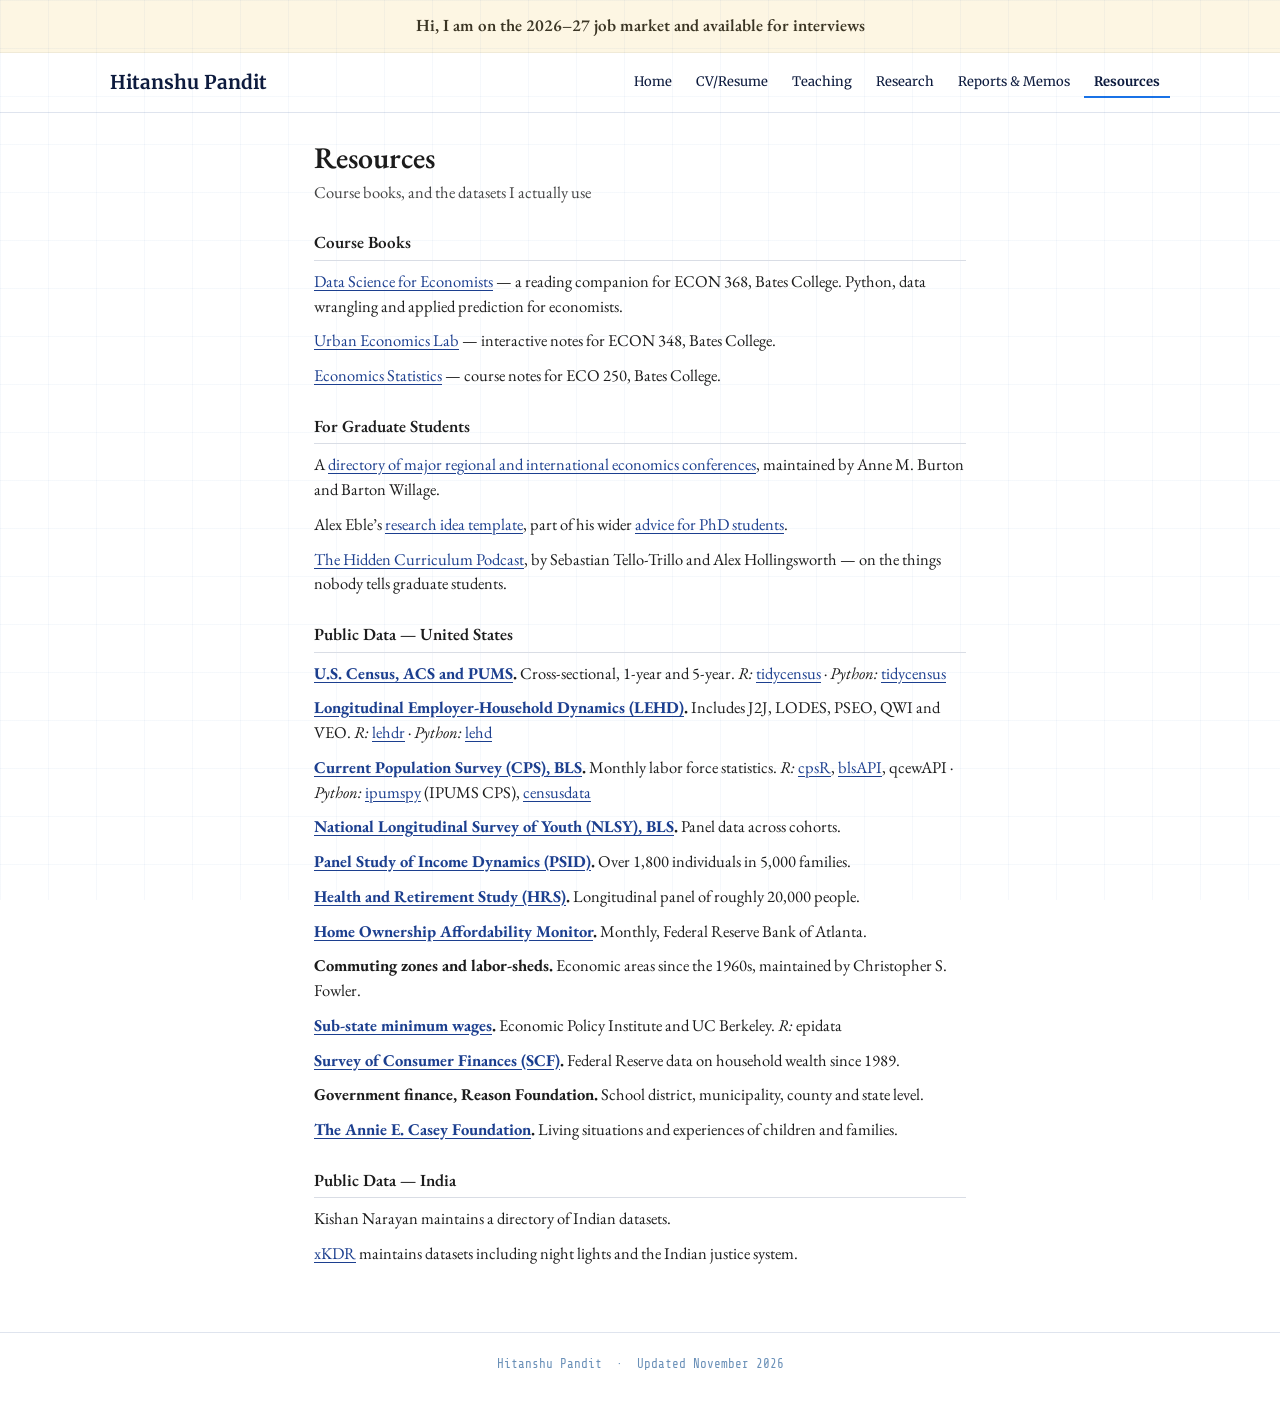
<file: resources.html>
<!DOCTYPE html>
<html lang="en">
<head>
<meta charset="UTF-8"/> 
<meta name="viewport" content="width=device-width, initial-scale=1.0"/>
<title>Resources — Hitanshu Pandit</title>
<link href="https://fonts.googleapis.com/css2?family=EB+Garamond:ital,wght@0,400;0,600;1,400&display=swap" rel="stylesheet"/>
<style>
  *, *::before, *::after { box-sizing: border-box; margin: 0; padding: 0; }
  html, body { background: #ffffff; }
  body { font-family: 'EB Garamond', Georgia, serif; color: #1c1c1c; font-size: 19px; line-height: 1.55; }
  a { color: #1c3f8f; text-underline-offset: 3px; }
  #bg { position: fixed; inset: 0; width: 100%; height: 100%; z-index: 0; pointer-events: none; }
  .grid { position: fixed; inset: 0; z-index: 0; pointer-events: none;
    background-image: linear-gradient(rgba(17,82,166,.04) 1px, transparent 1px),
                      linear-gradient(90deg, rgba(17,82,166,.04) 1px, transparent 1px);
    background-size: 48px 48px; }
  .page { position: relative; z-index: 1; width: 680px; margin: 0; padding: 36px 24px 56px; }
  h1 { font-size: 34px; font-weight: 600; line-height: 1.15; }
  .role { color: #444; margin-top: 4px; }
  .intro { margin-top: 14px; }
  .links { margin-top: 14px; }
  .links a { margin-right: 4px; }
  .links span { color: #999; margin: 0 6px 0 2px; }
  h2 { font-size: 21px; font-weight: 600; margin: 30px 0 8px; padding-bottom: 4px; border-bottom: 1px solid #d9dde5; }
  .item { margin-bottom: 10px; }
  .row { display: flex; justify-content: space-between; gap: 16px; }
  .yr { white-space: nowrap; color: #555; }
  .note { color: #555; }
  ul { padding-left: 20px; }
  li { margin-bottom: 5px; }
  html, body { overflow: hidden; }
</style>
<link href="https://fonts.googleapis.com/css2?family=Merriweather:wght@400;700;900&family=EB+Garamond:wght@400;600&family=Share+Tech+Mono&display=swap" rel="stylesheet"/>
<style id="site-chrome">
  /* the embeds ship a script that zooms .page to fill a fixed-ratio iframe;
     as standalone pages that scales everything up, so neutralise it */
  .page { zoom: 1 !important; }

  /* the embed was sized for a narrow iframe; normalise type for a full page */
  body { font-size: 16.5px !important; line-height: 1.5 !important; }
  .page { width: min(700px, 100% - 96px) !important; padding-top: 28px !important; }
  .page h1 { font-size: 30px !important; }
  .page h2 { font-size: 17px !important; margin-top: 26px !important; }

  /* the embeds were sized for a fixed-width iframe; centre them as pages */
  .page { margin-left: auto !important; margin-right: auto !important;
          max-width: 100% !important; box-sizing: border-box; }
  @media (max-width: 620px) { .page { width: min(720px, 100% - 32px) !important; } }

  /* the embeds were built for a fixed-height iframe; let them scroll as pages */
  html, body { overflow: visible !important; height: auto !important; }

  .ssx-strip{background:#fdf6e3;color:#3b3524;text-align:center;padding:13px 20px;
    font-family:'EB Garamond',Georgia,serif;font-size:17px;font-weight:600;
    border-bottom:1px solid rgba(0,0,0,.05)}
  .ssx-bar{background:#fff;border-bottom:1px solid #dfe4ee}
  .ssx-bar-in{max-width:1100px;margin:0 auto;padding:14px 20px;display:flex;
    align-items:center;gap:18px;flex-wrap:wrap}
  .ssx-brand{font-family:'Merriweather',Georgia,serif;font-weight:700;font-size:19px;
    color:#0d1b3e;text-decoration:none;margin-right:auto;white-space:nowrap}
  .ssx-nav{display:flex;flex-wrap:wrap;gap:4px}
  .ssx-nav a{font-family:'Merriweather',Georgia,serif;font-size:13px;color:#0d1b3e;
    text-decoration:none;padding:5px 10px;white-space:nowrap}
  .ssx-nav a:hover{color:#1a73e8}
  .ssx-nav a[aria-current="page"]{font-weight:700;border-bottom:2px solid #1a73e8}
  .ssx-foot{border-top:1px solid #dfe4ee;padding:22px 0 40px;text-align:center;
    font-family:'Share Tech Mono',monospace;font-size:12.5px;color:#6a90b8}
</style></head>
<body>
<div class="ssx-strip">Hi, I am on the 2026&ndash;27 job market and available for interviews</div>
<div class="ssx-bar"><div class="ssx-bar-in"><a class="ssx-brand" href="index.html">Hitanshu Pandit</a><nav class="ssx-nav"><a href="index.html">Home</a><a href="cv.html">CV/Resume</a><a href="teaching.html">Teaching</a><a href="research.html">Research</a><a href="reports.html">Reports &amp; Memos</a><a href="resources.html" aria-current="page">Resources</a></nav></div></div>

<div class="grid"></div>
<main class="page">
  <h1>Resources</h1>
  <div class="role">Course books, and the datasets I actually use</div>

  <h2>Course Books</h2>
  <div class="item"><a href="https://hitanshupandit.github.io/eco368-book/">Data Science for Economists</a> &mdash; a reading companion for ECON 368, Bates College. Python, data wrangling and applied prediction for economists.</div>
  <div class="item"><a href="https://hitanshupandit.github.io/eco348-book/">Urban Economics Lab</a> &mdash; interactive notes for ECON 348, Bates College.</div>
  <div class="item"><a href="https://hitanshupandit.github.io/eco250-book/">Economics Statistics</a> &mdash; course notes for ECO 250, Bates College.</div>

  <h2>For Graduate Students</h2>
  <div class="item">A <a href="https://annemburton.com/economics-conferences" target="_blank" rel="noopener">directory of major regional and international economics conferences</a>, maintained by Anne M. Burton and Barton Willage.</div>
  <div class="item">Alex Eble&rsquo;s <a href="https://www.alexeble.com/s/Alex-Eble-Research-idea-template.pdf" target="_blank" rel="noopener">research idea template</a>, part of his wider <a href="https://www.alexeble.com/advice" target="_blank" rel="noopener">advice for PhD students</a>.</div>
  <div class="item"><a href="https://podcasts.apple.com/us/podcast/the-hidden-curriculum/id1526729667" target="_blank" rel="noopener">The Hidden Curriculum Podcast</a>, by Sebastian Tello-Trillo and Alex Hollingsworth &mdash; on the things nobody tells graduate students.</div>

  <h2>Public Data &mdash; United States</h2>
  <div class="item"><b><a href="https://www.census.gov/programs-surveys/acs" target="_blank" rel="noopener">U.S. Census, ACS and PUMS</a>.</b> Cross-sectional, 1-year and 5-year. <i>R:</i> <a href="https://walker-data.com/tidycensus/" target="_blank" rel="noopener">tidycensus</a> &middot; <i>Python:</i> <a href="https://pypi.org/project/tidycensus/" target="_blank" rel="noopener">tidycensus</a></div>
  <div class="item"><b><a href="https://lehd.ces.census.gov/" target="_blank" rel="noopener">Longitudinal Employer-Household Dynamics (LEHD)</a>.</b> Includes J2J, LODES, PSEO, QWI and VEO. <i>R:</i> <a href="https://github.com/jamgreen/lehdr" target="_blank" rel="noopener">lehdr</a> &middot; <i>Python:</i> <a href="https://pypi.org/project/lehd/" target="_blank" rel="noopener">lehd</a></div>
  <div class="item"><b><a href="https://www.census.gov/programs-surveys/cps.html" target="_blank" rel="noopener">Current Population Survey (CPS), BLS</a>.</b> Monthly labor force statistics. <i>R:</i> <a href="https://github.com/matt-saenz/cpsR" target="_blank" rel="noopener">cpsR</a>, <a href="https://github.com/mikeasilva/blsAPI" target="_blank" rel="noopener">blsAPI</a>, qcewAPI &middot; <i>Python:</i> <a href="https://pypi.org/project/ipumspy/" target="_blank" rel="noopener">ipumspy</a> (IPUMS CPS), <a href="https://pypi.org/project/censusdata/" target="_blank" rel="noopener">censusdata</a></div>
  <div class="item"><b><a href="https://www.bls.gov/nls/" target="_blank" rel="noopener">National Longitudinal Survey of Youth (NLSY), BLS</a>.</b> Panel data across cohorts.</div>
  <div class="item"><b><a href="https://psidonline.isr.umich.edu/" target="_blank" rel="noopener">Panel Study of Income Dynamics (PSID)</a>.</b> Over 1,800 individuals in 5,000 families.</div>
  <div class="item"><b><a href="https://hrs.isr.umich.edu/" target="_blank" rel="noopener">Health and Retirement Study (HRS)</a>.</b> Longitudinal panel of roughly 20,000 people.</div>
  <div class="item"><b><a href="https://www.atlantafed.org/research-and-data/data/home-ownership-affordability-monitor" target="_blank" rel="noopener">Home Ownership Affordability Monitor</a>.</b> Monthly, Federal Reserve Bank of Atlanta.</div>
  <div class="item"><b>Commuting zones and labor-sheds.</b> Economic areas since the 1960s, maintained by Christopher S. Fowler.</div>
  <div class="item"><b><a href="https://www.epi.org/minimum-wage-tracker/" target="_blank" rel="noopener">Sub-state minimum wages</a>.</b> Economic Policy Institute and UC Berkeley. <i>R:</i> epidata</div>
  <div class="item"><b><a href="https://www.federalreserve.gov/econres/scfindex.htm" target="_blank" rel="noopener">Survey of Consumer Finances (SCF)</a>.</b> Federal Reserve data on household wealth since 1989.</div>
  <div class="item"><b>Government finance, Reason Foundation.</b> School district, municipality, county and state level.</div>
  <div class="item"><b><a href="https://datacenter.aecf.org/" target="_blank" rel="noopener">The Annie E. Casey Foundation</a>.</b> Living situations and experiences of children and families.</div>

  <h2>Public Data &mdash; India</h2>
  <div class="item">Kishan Narayan maintains a directory of Indian datasets.</div>
  <div class="item"><a href="https://xkdr.org/" target="_blank" rel="noopener">xKDR</a> maintains datasets including night lights and the Indian justice system.</div>
</main>

<div class="ssx-foot">Hitanshu Pandit &nbsp;&middot;&nbsp; Updated November 2026</div>
<script>
(function(){function f(){['documentElement','body'].forEach(function(k){
  var e=document[k]; if(!e) return;
  e.style.setProperty('overflow','visible','important');
  e.style.setProperty('height','auto','important');});}
f(); document.addEventListener('DOMContentLoaded', f);})();
</script>
<style>
@media (pointer: fine) {
  html.hp-cat-on, html.hp-cat-on body, html.hp-cat-on body * { cursor: none !important; }
  html.hp-cat-on a, html.hp-cat-on a *, html.hp-cat-on button, html.hp-cat-on button *, html.hp-cat-on summary, html.hp-cat-on label { cursor: url("[data-uri]") 16 4, pointer !important; }
}
#hp-cat { position: fixed; left: 0; top: 0; width: 56px; height: 34px; z-index: 2147483647; pointer-events: none; display: none; will-change: transform; }
html.hp-cat-on #hp-cat { display: block; }
#hp-cat svg { width: 56px; height: 34px; display: block; overflow: visible; filter: drop-shadow(0 0 1px #fff) drop-shadow(0 0 1px #fff) drop-shadow(0 1px 1.5px rgba(0,0,0,.35)); transition: transform .12s ease-out; transform-origin: 50% 50%; }
#hp-cat.left svg { transform: scaleX(-1); }
#hp-cat.link, #hp-cat.out { visibility: hidden; }
#hp-cat .lg { transform-box: fill-box; transform-origin: top center; }
#hp-cat .tl { transform-box: fill-box; transform-origin: 100% 100%; }
#hp-cat.walk .lg.a { animation: hpstep .28s ease-in-out infinite alternate; }
#hp-cat.walk .lg.b { animation: hpstep .28s ease-in-out infinite alternate-reverse; }
#hp-cat.walk .tl { animation: hpwag .5s ease-in-out infinite alternate; }
@keyframes hpstep { from { transform: rotate(22deg); } to { transform: rotate(-22deg); } }
@keyframes hpwag { from { transform: rotate(-10deg); } to { transform: rotate(14deg); } }
@media (prefers-reduced-motion: reduce) { #hp-cat.walk .lg.a, #hp-cat.walk .lg.b, #hp-cat.walk .tl { animation: none; } }
#hp-face { position: fixed; left: 0; top: 0; width: 150px; height: 140px; z-index: 2147483647; pointer-events: none; opacity: 0; transform: scale(.6); transition: opacity .35s ease, transform .35s ease; }
#hp-face svg { width: 150px; height: 140px; display: block; overflow: visible; filter: drop-shadow(0 2px 4px rgba(0,0,0,.25)); }
html.hp-idle #hp-face { opacity: 1; transform: scale(1); }
html.hp-idle #hp-cat { visibility: hidden; }
#hp-face .eye { transform-box: fill-box; transform-origin: center; animation: hpblink 4s infinite; }
@keyframes hpblink { 0%, 90%, 100% { transform: scaleY(1); } 94% { transform: scaleY(.08); } }
@media (prefers-reduced-motion: reduce) { #hp-face .eye { animation: none; } #hp-face { transition: none; } }
@media print { #hp-cat, #hp-face { display: none !important; } }
</style>
<script>
(function () {
  if (!window.matchMedia || !matchMedia('(pointer: fine)').matches) return;
  if (document.getElementById('hp-cat')) return;
  var cat = document.createElement('div');
  cat.id = 'hp-cat';
  cat.className = 'out';
  cat.innerHTML = '<svg viewBox="0 0 120 72" aria-hidden="true"><g fill="#2f2f2f"><path class="tl" d="M28 34 C12 33 6 18 13 7 C15 4 19 5 18 9 C14 17 17 27 30 29 Z"/><rect class="lg b" x="32" y="40" width="8" height="27" rx="4"/><rect class="lg a" x="72" y="40" width="8" height="27" rx="4"/><ellipse cx="56" cy="38" rx="31" ry="14"/><rect class="lg a" x="42" y="42" width="8" height="27" rx="4"/><rect class="lg b" x="82" y="42" width="8" height="27" rx="4"/><path d="M80 34 C82 26 86 22 90 22 L92 14 Z"/><circle cx="96" cy="27" r="12.5"/><path d="M86 20 L88 6 L97 15 Z"/><path d="M97 15 L105 5 L107 20 Z"/></g><circle cx="101" cy="24" r="2.6" fill="#f2d16b"/><path d="M108.5 27.5 L106 29.5 L108.5 31 Z" fill="#f4a3b4"/><path d="M103 30 L117 28 M103 32 L117 34" stroke="#9a9a9a" stroke-width="1" stroke-linecap="round"/></svg>';
  document.body.appendChild(cat);
  document.documentElement.classList.add('hp-cat-on');
  var face = document.createElement('div');
  face.id = 'hp-face';
  face.innerHTML = '<svg viewBox="0 0 150 140" aria-hidden="true"><path d="M22 62 L18 6 L62 34 Z M128 62 L132 6 L88 34 Z" fill="#2f2f2f"/><path d="M28 50 L26 20 L50 36 Z M122 50 L124 20 L100 36 Z" fill="#f4a3b4"/><ellipse cx="75" cy="80" rx="62" ry="54" fill="#2f2f2f"/><g class="eye"><ellipse cx="50" cy="74" rx="13" ry="15" fill="#f2d16b"/><ellipse cx="50" cy="75" rx="4" ry="11" fill="#1a1a1a"/><circle cx="54" cy="69" r="2.6" fill="#fff"/></g><g class="eye"><ellipse cx="100" cy="74" rx="13" ry="15" fill="#f2d16b"/><ellipse cx="100" cy="75" rx="4" ry="11" fill="#1a1a1a"/><circle cx="104" cy="69" r="2.6" fill="#fff"/></g><path d="M69 96 L81 96 L75 103 Z" fill="#f4a3b4"/><path d="M75 103 Q75 110 67 111 M75 103 Q75 110 83 111" stroke="#9a9a9a" stroke-width="1.6" fill="none" stroke-linecap="round"/><path d="M58 100 L20 94 M58 105 L20 108 M92 100 L130 94 M92 105 L130 108" stroke="#bdbdbd" stroke-width="1.4" stroke-linecap="round"/></svg>';
  document.body.appendChild(face);
  var idleTimer = null, lastY = null;
  function showFace() {
    if (cat.classList.contains('out') || lastX === null) return;
    var fx = Math.min(Math.max(lastX - 75, 4), innerWidth - 154);
    var fy = Math.min(Math.max(lastY - 70, 4), innerHeight - 144);
    face.style.left = fx + 'px'; face.style.top = fy + 'px';
    document.documentElement.classList.add('hp-idle');
  }
  function wake() {
    document.documentElement.classList.remove('hp-idle');
    clearTimeout(idleTimer);
    idleTimer = setTimeout(showFace, 4000);
  }
  var NOSE_X = 108 * 56 / 120, NOSE_Y = 29 * 34 / 72, lastX = null, stopTimer = null;
  document.addEventListener('mousemove', function (e) {
    var x = e.clientX, y = e.clientY;
    if (lastX !== null && Math.abs(x - lastX) > 1) cat.classList.toggle('left', x < lastX);
    lastX = x; lastY = y;
    wake();
    var dx = cat.classList.contains('left') ? (56 - NOSE_X) : NOSE_X;
    cat.style.transform = 'translate(' + (x - dx) + 'px,' + (y - NOSE_Y) + 'px)';
    cat.classList.remove('out');
    cat.classList.toggle('link', !!(e.target.closest && e.target.closest('a, button, summary, label')));
    cat.classList.add('walk');
    clearTimeout(stopTimer);
    stopTimer = setTimeout(function () { cat.classList.remove('walk'); }, 160);
  }, { passive: true });
  document.documentElement.addEventListener('mouseleave', function () { cat.classList.add('out'); document.documentElement.classList.remove('hp-idle'); clearTimeout(idleTimer); });
  document.addEventListener('mousedown', wake, { passive: true });
  document.addEventListener('keydown', wake);
})();
</script>
</body>
</html>
</file>
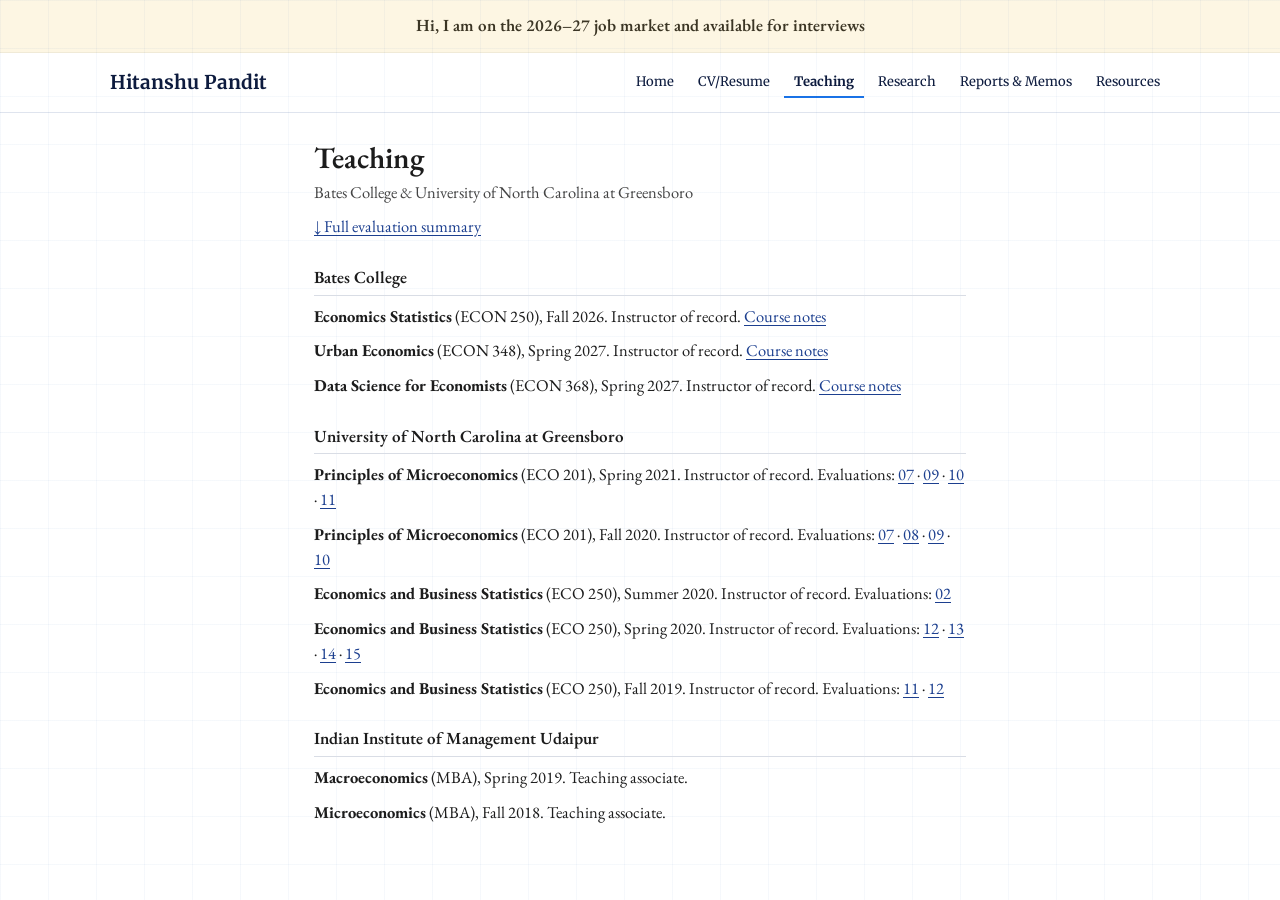
<file: teaching.html>
<!DOCTYPE html>
<html lang="en">
<head>
<meta charset="UTF-8"/> 
<meta name="viewport" content="width=device-width, initial-scale=1.0"/>
<title>Teaching — Hitanshu Pandit</title>
<link href="https://fonts.googleapis.com/css2?family=EB+Garamond:ital,wght@0,400;0,600;1,400&display=swap" rel="stylesheet"/>
<style>
  *, *::before, *::after { box-sizing: border-box; margin: 0; padding: 0; }
  html, body { background: #ffffff; }
  body { font-family: 'EB Garamond', Georgia, serif; color: #1c1c1c; font-size: 19px; line-height: 1.55; }
  a { color: #1c3f8f; text-underline-offset: 3px; }
  #bg { position: fixed; inset: 0; width: 100%; height: 100%; z-index: 0; pointer-events: none; }
  .grid { position: fixed; inset: 0; z-index: 0; pointer-events: none;
    background-image: linear-gradient(rgba(17,82,166,.04) 1px, transparent 1px),
                      linear-gradient(90deg, rgba(17,82,166,.04) 1px, transparent 1px);
    background-size: 48px 48px; }
  .page { position: relative; z-index: 1; width: 680px; margin: 0; padding: 36px 24px 56px; }
  h1 { font-size: 34px; font-weight: 600; line-height: 1.15; }
  .role { color: #444; margin-top: 4px; }
  .intro { margin-top: 14px; }
  .links { margin-top: 14px; }
  .links a { margin-right: 4px; }
  .links span { color: #999; margin: 0 6px 0 2px; }
  h2 { font-size: 21px; font-weight: 600; margin: 30px 0 8px; padding-bottom: 4px; border-bottom: 1px solid #d9dde5; }
  .item { margin-bottom: 10px; }
  .row { display: flex; justify-content: space-between; gap: 16px; }
  .yr { white-space: nowrap; color: #555; }
  .note { color: #555; }
  ul { padding-left: 20px; }
  li { margin-bottom: 5px; }
  html, body { overflow: hidden; }
</style>
<link href="https://fonts.googleapis.com/css2?family=Merriweather:wght@400;700;900&family=EB+Garamond:wght@400;600&family=Share+Tech+Mono&display=swap" rel="stylesheet"/>
<style id="site-chrome">

  /* the embeds ship a script that zooms .page to fill a fixed-ratio iframe;
     as standalone pages that scales everything up, so neutralise it */
  .page { zoom: 1 !important; }

  details.abs { margin: 6px 0 0; }
  details.abs > summary {
    cursor: pointer; list-style: none; width: fit-content;
    font-family: 'Share Tech Mono', monospace; font-size: 11.5px;
    letter-spacing: .6px; text-transform: uppercase; color: #2d6aad;
  }
  details.abs > summary::-webkit-details-marker { display: none; }
  details.abs > summary::before { content: '\25B8 '; display: inline-block;
    transition: transform .15s ease; }
  details.abs[open] > summary::before { transform: rotate(90deg); }
  details.abs[open] > summary { margin-bottom: 6px; }
  details.abs p { margin: 0; font-size: 15.5px; line-height: 1.55;
    color: #3a3a3a; border-left: 2px solid #e0e5ef; padding-left: 14px; }

  /* the embed was sized for a narrow iframe; normalise type for a full page */
  body { font-size: 16.5px !important; line-height: 1.5 !important; }
  .page { width: min(700px, 100% - 96px) !important; padding-top: 28px !important; }
  .page h1 { font-size: 30px !important; }
  .page h2 { font-size: 17px !important; margin-top: 26px !important; }

  /* the embeds were sized for a fixed-width iframe; centre them as pages */
  .page { margin-left: auto !important; margin-right: auto !important;
          max-width: 100% !important; box-sizing: border-box; }
  @media (max-width: 620px) { .page { width: min(720px, 100% - 32px) !important; } }

  html, body { overflow: visible !important; height: auto !important; }
  .ssx-strip{background:#fdf6e3;color:#3b3524;text-align:center;padding:13px 20px;
    font-family:'EB Garamond',Georgia,serif;font-size:17px;font-weight:600;
    border-bottom:1px solid rgba(0,0,0,.05)}
  .ssx-bar{background:#fff;border-bottom:1px solid #dfe4ee}
  .ssx-bar-in{max-width:1100px;margin:0 auto;padding:14px 20px;display:flex;
    align-items:center;gap:18px;flex-wrap:wrap}
  .ssx-brand{font-family:'Merriweather',Georgia,serif;font-weight:700;font-size:19px;
    color:#0d1b3e;text-decoration:none;margin-right:auto;white-space:nowrap}
  .ssx-nav{display:flex;flex-wrap:wrap;gap:4px}
  .ssx-nav a{font-family:'Merriweather',Georgia,serif;font-size:13px;color:#0d1b3e;
    text-decoration:none;padding:5px 10px;white-space:nowrap}
  .ssx-nav a:hover{color:#1a73e8}
  .ssx-nav a[aria-current="page"]{font-weight:700;border-bottom:2px solid #1a73e8}
  .ssx-foot{border-top:1px solid #dfe4ee;padding:22px 0 40px;text-align:center;
    font-family:'Share Tech Mono',monospace;font-size:12.5px;color:#6a90b8}
</style>
</head>
<body>

<div class="ssx-strip">Hi, I am on the 2026&ndash;27 job market and available for interviews</div>
<div class="ssx-bar"><div class="ssx-bar-in"><a class="ssx-brand" href="index.html">Hitanshu Pandit</a><nav class="ssx-nav"><a href="index.html">Home</a><a href="cv.html">CV/Resume</a><a href="teaching.html" aria-current="page">Teaching</a><a href="research.html">Research</a><a href="reports.html">Reports &amp; Memos</a><a href="resources.html">Resources</a></nav></div></div>

<div class="grid"></div>
<main class="page">
  <h1>Teaching</h1>
  <div class="role">Bates College &amp; University of North Carolina at Greensboro</div>
  <p class="note" style="margin-top:10px"><a href="https://hitanshupandit.github.io/hitanshupandit.com/Teaching_evaluation_summary_h_pandit.pdf" target="_blank" rel="noopener">&darr; Full evaluation summary</a></p>

  <h2>Bates College</h2>
  <div class="item"><b>Economics Statistics</b> (ECON 250), Fall 2026. Instructor of record. <a href="https://hitanshupandit.github.io/eco250-book/" target="_blank" rel="noopener">Course notes</a></div>
  <div class="item"><b>Urban Economics</b> (ECON 348), Spring 2027. Instructor of record. <a href="https://hitanshupandit.github.io/eco348-book/" target="_blank" rel="noopener">Course notes</a></div>
  <div class="item"><b>Data Science for Economists</b> (ECON 368), Spring 2027. Instructor of record. <a href="https://hitanshupandit.github.io/eco368-book/" target="_blank" rel="noopener">Course notes</a></div>

  <h2>University of North Carolina at Greensboro</h2>
  <div class="item"><b>Principles of Microeconomics</b> (ECO 201), Spring 2021. Instructor of record. Evaluations: <a href="https://hitanshupandit.github.io/hitanshupandit.com/ECO201R-07_Spring2021_h_pandit.pdf" target="_blank" rel="noopener">07</a> &middot; <a href="https://hitanshupandit.github.io/hitanshupandit.com/ECO201R-09_Spring2021_h_pandit.pdf" target="_blank" rel="noopener">09</a> &middot; <a href="https://hitanshupandit.github.io/hitanshupandit.com/ECO201R-10_Spring2021_h_pandit.pdf" target="_blank" rel="noopener">10</a> &middot; <a href="https://hitanshupandit.github.io/hitanshupandit.com/ECO201R-11_Spring2021_h_pandit.pdf" target="_blank" rel="noopener">11</a></div>
  <div class="item"><b>Principles of Microeconomics</b> (ECO 201), Fall 2020. Instructor of record. Evaluations: <a href="https://hitanshupandit.github.io/hitanshupandit.com/ECO201R-07_Fall2020_h_pandit.pdf" target="_blank" rel="noopener">07</a> &middot; <a href="https://hitanshupandit.github.io/hitanshupandit.com/ECO201R-08_Fall2020_h_pandit.pdf" target="_blank" rel="noopener">08</a> &middot; <a href="https://hitanshupandit.github.io/hitanshupandit.com/ECO201R-09_Fall2020_h_pandit.pdf" target="_blank" rel="noopener">09</a> &middot; <a href="https://hitanshupandit.github.io/hitanshupandit.com/ECO201R-10_Fall2020_h_pandit.pdf" target="_blank" rel="noopener">10</a></div>
  <div class="item"><b>Economics and Business Statistics</b> (ECO 250), Summer 2020. Instructor of record. Evaluations: <a href="https://hitanshupandit.github.io/hitanshupandit.com/ECO250-02_Summer2020_h_pandit.pdf" target="_blank" rel="noopener">02</a></div>
  <div class="item"><b>Economics and Business Statistics</b> (ECO 250), Spring 2020. Instructor of record. Evaluations: <a href="https://hitanshupandit.github.io/hitanshupandit.com/ECO250R-12_Spring2020_h_pandit.pdf" target="_blank" rel="noopener">12</a> &middot; <a href="https://hitanshupandit.github.io/hitanshupandit.com/ECO250R-13_Spring2020_h_pandit.pdf" target="_blank" rel="noopener">13</a> &middot; <a href="https://hitanshupandit.github.io/hitanshupandit.com/ECO250R-14_Spring2020_h_pandit.pdf" target="_blank" rel="noopener">14</a> &middot; <a href="https://hitanshupandit.github.io/hitanshupandit.com/ECO250R-15_Spring2020_h_pandit.pdf" target="_blank" rel="noopener">15</a></div>
  <div class="item"><b>Economics and Business Statistics</b> (ECO 250), Fall 2019. Instructor of record. Evaluations: <a href="https://hitanshupandit.github.io/hitanshupandit.com/ECO250R-11_Fall2019_h_pandit.pdf" target="_blank" rel="noopener">11</a> &middot; <a href="https://hitanshupandit.github.io/hitanshupandit.com/ECO250R-12_Fall2019_h_pandit.pdf" target="_blank" rel="noopener">12</a></div>

  <h2>Indian Institute of Management Udaipur</h2>
  <div class="item"><b>Macroeconomics</b> (MBA), Spring 2019. Teaching associate.</div>
  <div class="item"><b>Microeconomics</b> (MBA), Fall 2018. Teaching associate.</div>
</main>
<style>
@media (pointer: fine) {
  html.hp-cat-on, html.hp-cat-on body, html.hp-cat-on body * { cursor: none !important; }
  html.hp-cat-on a, html.hp-cat-on a *, html.hp-cat-on button, html.hp-cat-on button *, html.hp-cat-on summary, html.hp-cat-on label { cursor: url("[data-uri]") 16 4, pointer !important; }
}
#hp-cat { position: fixed; left: 0; top: 0; width: 56px; height: 34px; z-index: 2147483647; pointer-events: none; display: none; will-change: transform; }
html.hp-cat-on #hp-cat { display: block; }
#hp-cat svg { width: 56px; height: 34px; display: block; overflow: visible; filter: drop-shadow(0 0 1px #fff) drop-shadow(0 0 1px #fff) drop-shadow(0 1px 1.5px rgba(0,0,0,.35)); transition: transform .12s ease-out; transform-origin: 50% 50%; }
#hp-cat.left svg { transform: scaleX(-1); }
#hp-cat.link, #hp-cat.out { visibility: hidden; }
#hp-cat .lg { transform-box: fill-box; transform-origin: top center; }
#hp-cat .tl { transform-box: fill-box; transform-origin: 100% 100%; }
#hp-cat.walk .lg.a { animation: hpstep .28s ease-in-out infinite alternate; }
#hp-cat.walk .lg.b { animation: hpstep .28s ease-in-out infinite alternate-reverse; }
#hp-cat.walk .tl { animation: hpwag .5s ease-in-out infinite alternate; }
@keyframes hpstep { from { transform: rotate(22deg); } to { transform: rotate(-22deg); } }
@keyframes hpwag { from { transform: rotate(-10deg); } to { transform: rotate(14deg); } }
@media (prefers-reduced-motion: reduce) { #hp-cat.walk .lg.a, #hp-cat.walk .lg.b, #hp-cat.walk .tl { animation: none; } }
#hp-face { position: fixed; left: 0; top: 0; width: 150px; height: 140px; z-index: 2147483647; pointer-events: none; opacity: 0; transform: scale(.6); transition: opacity .35s ease, transform .35s ease; }
#hp-face svg { width: 150px; height: 140px; display: block; overflow: visible; filter: drop-shadow(0 2px 4px rgba(0,0,0,.25)); }
html.hp-idle #hp-face { opacity: 1; transform: scale(1); }
html.hp-idle #hp-cat { visibility: hidden; }
#hp-face .eye { transform-box: fill-box; transform-origin: center; animation: hpblink 4s infinite; }
@keyframes hpblink { 0%, 90%, 100% { transform: scaleY(1); } 94% { transform: scaleY(.08); } }
@media (prefers-reduced-motion: reduce) { #hp-face .eye { animation: none; } #hp-face { transition: none; } }
@media print { #hp-cat, #hp-face { display: none !important; } }
</style>
<script>
(function () {
  if (!window.matchMedia || !matchMedia('(pointer: fine)').matches) return;
  if (document.getElementById('hp-cat')) return;
  var cat = document.createElement('div');
  cat.id = 'hp-cat';
  cat.className = 'out';
  cat.innerHTML = '<svg viewBox="0 0 120 72" aria-hidden="true"><g fill="#2f2f2f"><path class="tl" d="M28 34 C12 33 6 18 13 7 C15 4 19 5 18 9 C14 17 17 27 30 29 Z"/><rect class="lg b" x="32" y="40" width="8" height="27" rx="4"/><rect class="lg a" x="72" y="40" width="8" height="27" rx="4"/><ellipse cx="56" cy="38" rx="31" ry="14"/><rect class="lg a" x="42" y="42" width="8" height="27" rx="4"/><rect class="lg b" x="82" y="42" width="8" height="27" rx="4"/><path d="M80 34 C82 26 86 22 90 22 L92 14 Z"/><circle cx="96" cy="27" r="12.5"/><path d="M86 20 L88 6 L97 15 Z"/><path d="M97 15 L105 5 L107 20 Z"/></g><circle cx="101" cy="24" r="2.6" fill="#f2d16b"/><path d="M108.5 27.5 L106 29.5 L108.5 31 Z" fill="#f4a3b4"/><path d="M103 30 L117 28 M103 32 L117 34" stroke="#9a9a9a" stroke-width="1" stroke-linecap="round"/></svg>';
  document.body.appendChild(cat);
  document.documentElement.classList.add('hp-cat-on');
  var face = document.createElement('div');
  face.id = 'hp-face';
  face.innerHTML = '<svg viewBox="0 0 150 140" aria-hidden="true"><path d="M22 62 L18 6 L62 34 Z M128 62 L132 6 L88 34 Z" fill="#2f2f2f"/><path d="M28 50 L26 20 L50 36 Z M122 50 L124 20 L100 36 Z" fill="#f4a3b4"/><ellipse cx="75" cy="80" rx="62" ry="54" fill="#2f2f2f"/><g class="eye"><ellipse cx="50" cy="74" rx="13" ry="15" fill="#f2d16b"/><ellipse cx="50" cy="75" rx="4" ry="11" fill="#1a1a1a"/><circle cx="54" cy="69" r="2.6" fill="#fff"/></g><g class="eye"><ellipse cx="100" cy="74" rx="13" ry="15" fill="#f2d16b"/><ellipse cx="100" cy="75" rx="4" ry="11" fill="#1a1a1a"/><circle cx="104" cy="69" r="2.6" fill="#fff"/></g><path d="M69 96 L81 96 L75 103 Z" fill="#f4a3b4"/><path d="M75 103 Q75 110 67 111 M75 103 Q75 110 83 111" stroke="#9a9a9a" stroke-width="1.6" fill="none" stroke-linecap="round"/><path d="M58 100 L20 94 M58 105 L20 108 M92 100 L130 94 M92 105 L130 108" stroke="#bdbdbd" stroke-width="1.4" stroke-linecap="round"/></svg>';
  document.body.appendChild(face);
  var idleTimer = null, lastY = null;
  function showFace() {
    if (cat.classList.contains('out') || lastX === null) return;
    var fx = Math.min(Math.max(lastX - 75, 4), innerWidth - 154);
    var fy = Math.min(Math.max(lastY - 70, 4), innerHeight - 144);
    face.style.left = fx + 'px'; face.style.top = fy + 'px';
    document.documentElement.classList.add('hp-idle');
  }
  function wake() {
    document.documentElement.classList.remove('hp-idle');
    clearTimeout(idleTimer);
    idleTimer = setTimeout(showFace, 4000);
  }
  var NOSE_X = 108 * 56 / 120, NOSE_Y = 29 * 34 / 72, lastX = null, stopTimer = null;
  document.addEventListener('mousemove', function (e) {
    var x = e.clientX, y = e.clientY;
    if (lastX !== null && Math.abs(x - lastX) > 1) cat.classList.toggle('left', x < lastX);
    lastX = x; lastY = y;
    wake();
    var dx = cat.classList.contains('left') ? (56 - NOSE_X) : NOSE_X;
    cat.style.transform = 'translate(' + (x - dx) + 'px,' + (y - NOSE_Y) + 'px)';
    cat.classList.remove('out');
    cat.classList.toggle('link', !!(e.target.closest && e.target.closest('a, button, summary, label')));
    cat.classList.add('walk');
    clearTimeout(stopTimer);
    stopTimer = setTimeout(function () { cat.classList.remove('walk'); }, 160);
  }, { passive: true });
  document.documentElement.addEventListener('mouseleave', function () { cat.classList.add('out'); document.documentElement.classList.remove('hp-idle'); clearTimeout(idleTimer); });
  document.addEventListener('mousedown', wake, { passive: true });
  document.addEventListener('keydown', wake);
})();
</script>
</body>
</html>
</file>
<file: assets/style.css>
/* ============================================================
   Hitanshu Pandit — matches the Google Sites template
   Rajdhani / Share Tech Mono hero · Merriweather brand
   EB Garamond body · particle network behind the page
   ============================================================ */

:root {
  --bg:        #ffffff;
  --strip:     #fdf6e3;
  --strip-tx:  #3b3524;
  --text:      #0d1b3e;
  --muted:     #6a90b8;
  --accent:    #1a73e8;
  --accent-dk: #2d6aad;
  --rule:      #dfe4ee;
  --surface:   #f7f8fa;
  --net:       26,115,232;

  --display: 'Rajdhani', 'Trebuchet MS', sans-serif;
  --mono:    'Share Tech Mono', ui-monospace, monospace;
  --serif:   'Merriweather', Georgia, serif;
  --body:    'EB Garamond', Garamond, Georgia, serif;

  --maxw: 760px;
}

:root[data-theme="dark"] {
  --bg:        #0c1020;
  --strip:     #1b1a12;
  --strip-tx:  #e8dfc4;
  --text:      #e9edf7;
  --muted:     #8fa6c6;
  --accent:    #6fa8f5;
  --accent-dk: #8fbbf7;
  --rule:      #242c42;
  --surface:   #141a2c;
  --net:       111,168,245;
}

@media (prefers-color-scheme: dark) {
  :root:not([data-theme="light"]) {
    --bg:        #0c1020;
    --strip:     #1b1a12;
    --strip-tx:  #e8dfc4;
    --text:      #e9edf7;
    --muted:     #8fa6c6;
    --accent:    #6fa8f5;
    --accent-dk: #8fbbf7;
    --rule:      #242c42;
    --surface:   #141a2c;
    --net:       111,168,245;
  }
}

*, *::before, *::after { box-sizing: border-box; }
html { -webkit-text-size-adjust: 100%; }

body {
  margin: 0;
  background: var(--bg);
  color: var(--text);
  font-family: var(--body);
  font-size: 19px;
  font-weight: 400;
  line-height: 1.62;
}

/* --- particle network sits behind the whole page -------------- */

#hero-canvas {
  position: fixed; inset: 0;
  width: 100%; height: 100%;
  z-index: 0; pointer-events: none;
}
.hero-grid {
  position: fixed; inset: 0; z-index: 0; pointer-events: none;
  background-image:
    linear-gradient(rgba(17,82,166,.045) 1px, transparent 1px),
    linear-gradient(90deg, rgba(17,82,166,.045) 1px, transparent 1px);
  background-size: 48px 48px;
}
:root[data-theme="dark"] .hero-grid { opacity: .5; }

.strip, .topbar, main, footer, .hero { position: relative; z-index: 2; }

.wrap { max-width: var(--maxw); margin: 0 auto; padding: 0 20px; }
.wrap.wide { max-width: 1020px; }

/* --- cream job-market strip ----------------------------------- */

.strip {
  background: var(--strip); color: var(--strip-tx);
  text-align: center; padding: 13px 20px;
  font-size: 17px; font-weight: 600;
  border-bottom: 1px solid rgba(0,0,0,.05);
}
.strip a { color: inherit; }

/* --- header --------------------------------------------------- */

.topbar { background: var(--bg); border-bottom: 1px solid var(--rule); }
.topbar-inner {
  max-width: 1100px; margin: 0 auto; padding: 14px 20px;
  display: flex; align-items: center; gap: 18px;
}
.brand {
  font-family: var(--serif); font-weight: 700; font-size: 19px;
  color: var(--text); text-decoration: none; margin-right: auto;
  white-space: nowrap; letter-spacing: -.2px;
}
.nav { display: flex; flex-wrap: wrap; gap: 4px; }
.nav a {
  font-family: var(--serif); font-size: 13px; font-weight: 400;
  color: var(--text); text-decoration: none;
  padding: 5px 10px; border-radius: 4px; white-space: nowrap;
}
.nav a:hover { color: var(--accent); }
.nav a[aria-current="page"] { font-weight: 700; border-bottom: 2px solid var(--accent); border-radius: 0; }

.theme-toggle {
  flex: none; width: 32px; height: 32px; border-radius: 50%; cursor: pointer;
  border: 1px solid var(--rule); background: transparent; color: var(--text);
  display: grid; place-items: center; font-size: 14px; line-height: 1;
}
.theme-toggle:hover { border-color: var(--accent); color: var(--accent); }

/* --- hero ----------------------------------------------------- */

.hero { text-align: center; padding: 46px 20px 10px; }
.hero h1 {
  font-family: var(--display); font-weight: 700;
  font-size: clamp(40px, 9vw, 86px); line-height: 1.05;
  letter-spacing: -1px; color: var(--text); margin: 0;
}
.hero-rule { width: 60px; height: 2px; margin: 14px auto;
  background: linear-gradient(90deg, transparent, var(--accent), transparent); }
.hero .role {
  font-family: var(--mono); font-size: clamp(14px, 2.6vw, 24px);
  color: var(--accent-dk); letter-spacing: 1px; margin: 0;
}
.hero .org {
  font-family: var(--display); font-weight: 600;
  font-size: clamp(12px, 2vw, 18px); letter-spacing: 2.5px;
  text-transform: uppercase; color: var(--muted); margin: 7px 0 0;
}
.portrait {
  display: block; margin: 30px auto 0;
  width: 72%; max-width: 420px;
  height: auto;            /* keep the real aspect ratio */
  aspect-ratio: 576 / 760;
  object-fit: cover;
  border-radius: 2px;
}


/* --- intro: photo left, bio right ---------------------------- */

.intro {
  display: grid;
  grid-template-columns: 300px 1fr;
  gap: 34px;
  align-items: start;
  max-width: 980px;
  margin: 0 auto 10px;
}
.intro-photo { position: sticky; top: 86px; }
.intro .portrait {
  display: block; margin: 0;
  width: 100%; max-width: 300px;
  height: auto;
  aspect-ratio: 576 / 760;
  object-fit: cover;
  border-radius: 2px;
}
.intro-text > p:first-child { margin-top: 0; }

@media (max-width: 820px) {
  .intro { grid-template-columns: 1fr; gap: 22px; max-width: 760px; }
  .intro-photo { position: static; justify-self: center; }
  .intro .portrait { width: 72%; max-width: 320px; margin: 0 auto; }
}

/* --- body ----------------------------------------------------- */

main { padding: 34px 0 10px; }

.page-title {
  font-family: var(--display); font-weight: 700;
  font-size: clamp(38px, 8vw, 72px); letter-spacing: -1px;
  text-align: center; margin: 10px 0 4px; color: var(--text);
}
.page-sub {
  font-family: var(--mono); font-size: 14px; color: var(--accent-dk);
  text-align: center; letter-spacing: 1px; margin: 0 0 32px;
}

h2.section {
  font-family: var(--display); font-size: 15px; font-weight: 700;
  letter-spacing: 2px; text-transform: uppercase; color: var(--muted);
  margin: 40px 0 14px; padding-bottom: 7px; border-bottom: 1px solid var(--rule);
}

p { margin: 0 0 18px; }
a { color: var(--text); text-decoration: underline; text-underline-offset: 3px; }
a:hover { color: var(--accent); }
main a, footer a { text-decoration-thickness: 1px; }

/* --- entries -------------------------------------------------- */

.entry { padding: 18px 0; border-bottom: 1px solid var(--rule); }
.entry:last-child { border-bottom: 0; }
.entry h3 { font-family: var(--serif); font-size: 17px; font-weight: 700;
  line-height: 1.5; margin: 0 0 7px; }
.entry .meta { font-family: var(--body); font-size: 17px; color: var(--muted); margin: 0 0 7px; }
.entry .meta a { color: var(--accent-dk); }
.tag {
  display: inline-block; font-family: var(--display); font-size: 11px; font-weight: 700;
  letter-spacing: 1px; text-transform: uppercase;
  padding: 2px 9px; border-radius: 20px; margin-right: 8px; vertical-align: 2px;
  background: rgba(var(--net), .1); color: var(--accent-dk);
  border: 1px solid rgba(var(--net), .3);
}
.links { font-family: var(--mono); font-size: 13px; margin-top: 8px; }
.links a { margin-right: 14px; color: var(--accent-dk); }

details.abs { margin-top: 8px; }
details.abs summary {
  cursor: pointer; font-family: var(--mono); font-size: 12.5px;
  color: var(--accent-dk); letter-spacing: .5px; width: fit-content;
}
details.abs[open] summary { margin-bottom: 9px; }
details.abs p { font-size: 18px; font-weight: 400; color: var(--text); opacity: .85; margin: 0; }

/* --- courses -------------------------------------------------- */

.course {
  border: 1px solid var(--rule); border-radius: 10px;
  background: color-mix(in srgb, var(--surface) 70%, transparent);
  padding: 15px 18px; margin-bottom: 12px;
}
.course h3 { font-family: var(--serif); font-size: 16px; font-weight: 700; margin: 0 0 3px; }
.course .where { font-family: var(--body); font-size: 17px; color: var(--muted); }
.course .term {
  float: right; font-family: var(--mono); font-size: 11.5px;
  letter-spacing: .5px; text-transform: uppercase; color: var(--accent-dk);
}

/* --- lists / buttons ------------------------------------------ */

ul.plain { list-style: none; padding: 0; margin: 0; }
ul.plain > li { padding: 12px 0; border-bottom: 1px solid var(--rule); }
ul.plain > li:last-child { border-bottom: 0; }
ul.plain .meta { font-family: var(--mono); font-size: 12.5px; color: var(--muted); }

.buttons { display: flex; flex-wrap: wrap; gap: 12px; justify-content: center; margin: 28px 0 10px; }
.btn {
  font-family: var(--display); font-size: 15px; font-weight: 700;
  letter-spacing: .6px; padding: 9px 26px; border-radius: 3px; text-decoration: none;
  background: #1f3a63; color: #fff; border: 1px solid #1f3a63;
}
.btn:hover { background: var(--accent); border-color: var(--accent); color: #fff; }
.btn.ghost { background: transparent; color: var(--text); border-color: var(--rule); }
.btn.ghost:hover { color: #fff; }

.socials { display:flex; flex-wrap:wrap; gap:22px; justify-content:center; margin:28px 0 6px; }
.socials a {
  display:grid; place-items:center; width:34px; height:34px;
  color:var(--muted); text-decoration:none; border-radius:50%;
  transition:color .15s ease, transform .15s ease;
}
.socials a svg { width:21px; height:21px; fill:currentColor; display:block; }
.socials a:hover { color:var(--accent); transform:translateY(-2px); }

/* --- footer --------------------------------------------------- */

footer {
  margin-top: 54px; border-top: 1px solid var(--rule);
  padding: 22px 0 44px; text-align: center;
  font-family: var(--mono); font-size: 12.5px; color: var(--muted);
}
footer a { color: var(--muted); margin: 0 10px; text-decoration: none; }
footer a:hover { color: var(--accent); }

@media (max-width: 620px) {
  body { font-size: 19px; }
  .brand { font-size: 16px; }
  .nav a { padding: 4px 7px; font-size: 12px; }
  .course .term { float: none; display: block; margin-bottom: 4px; }
}

@media (prefers-reduced-motion: reduce) {
  #hero-canvas { display: none; }
}
</file>
